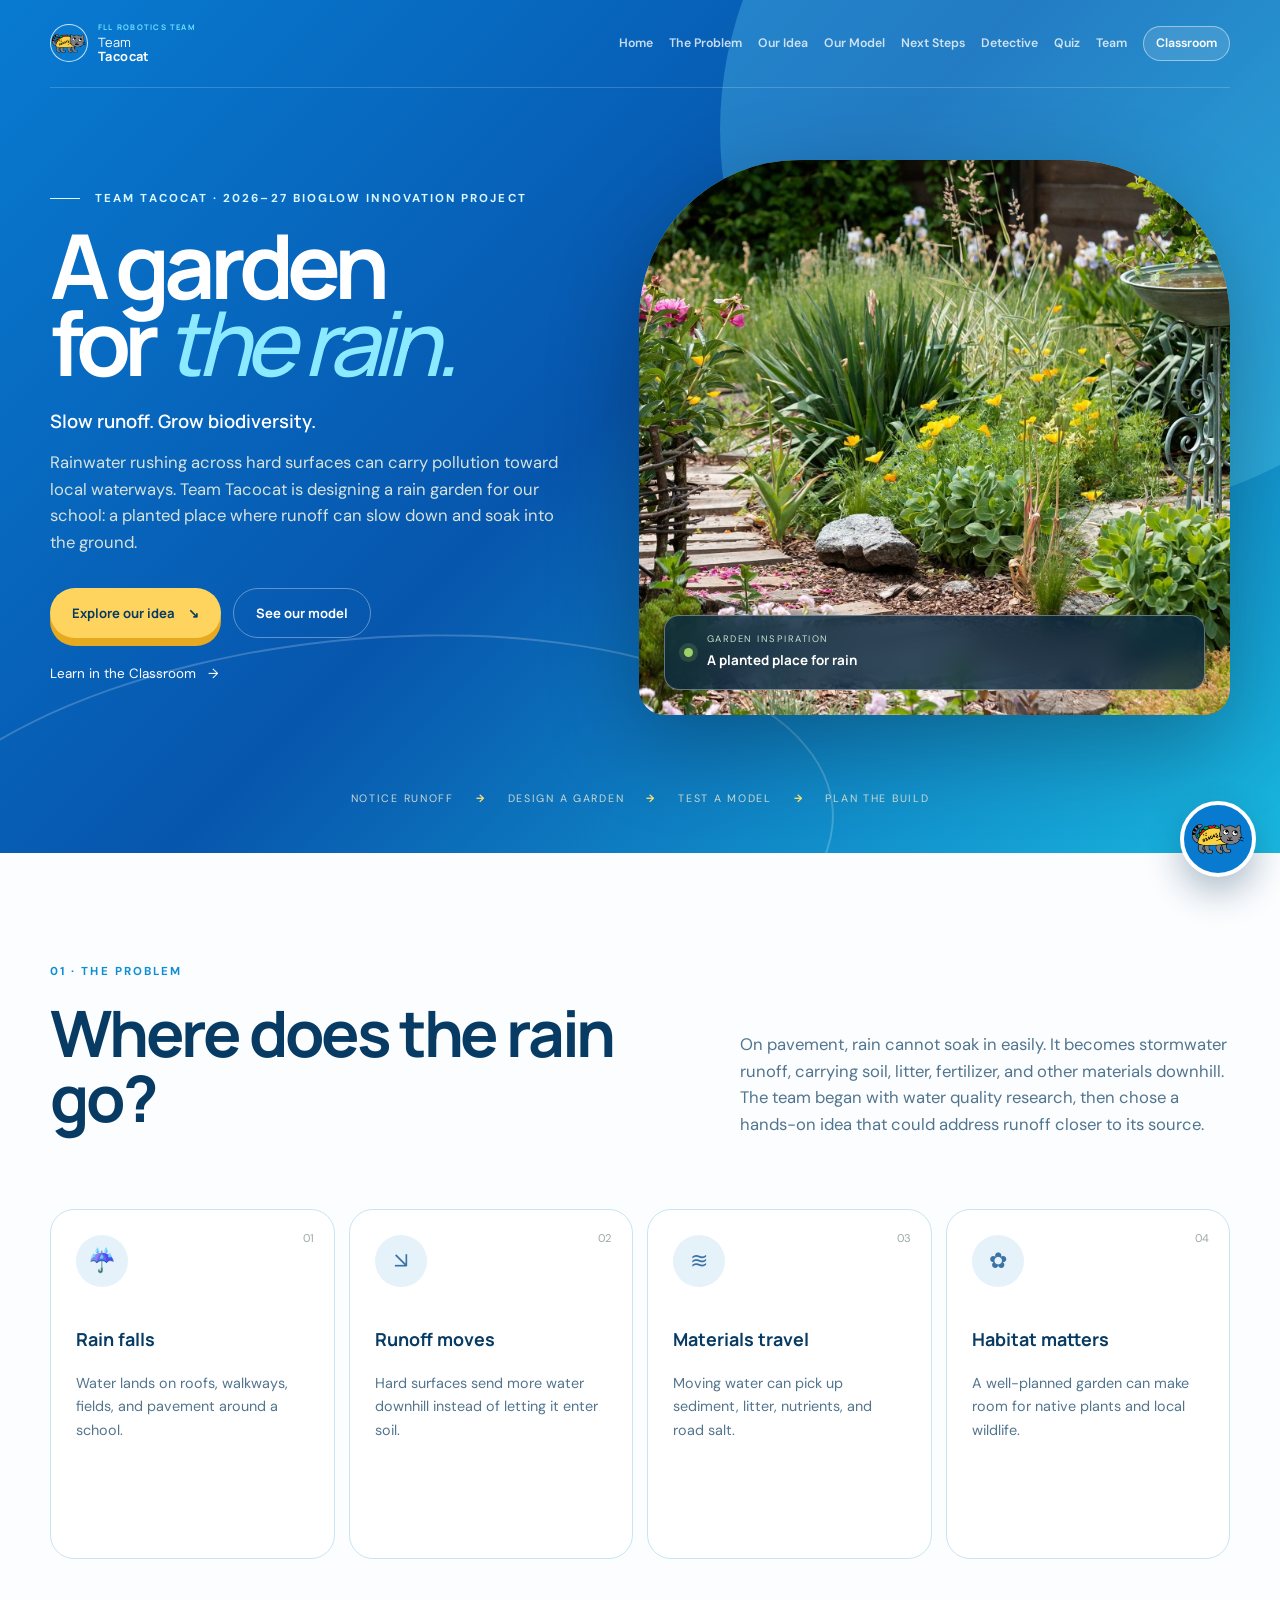
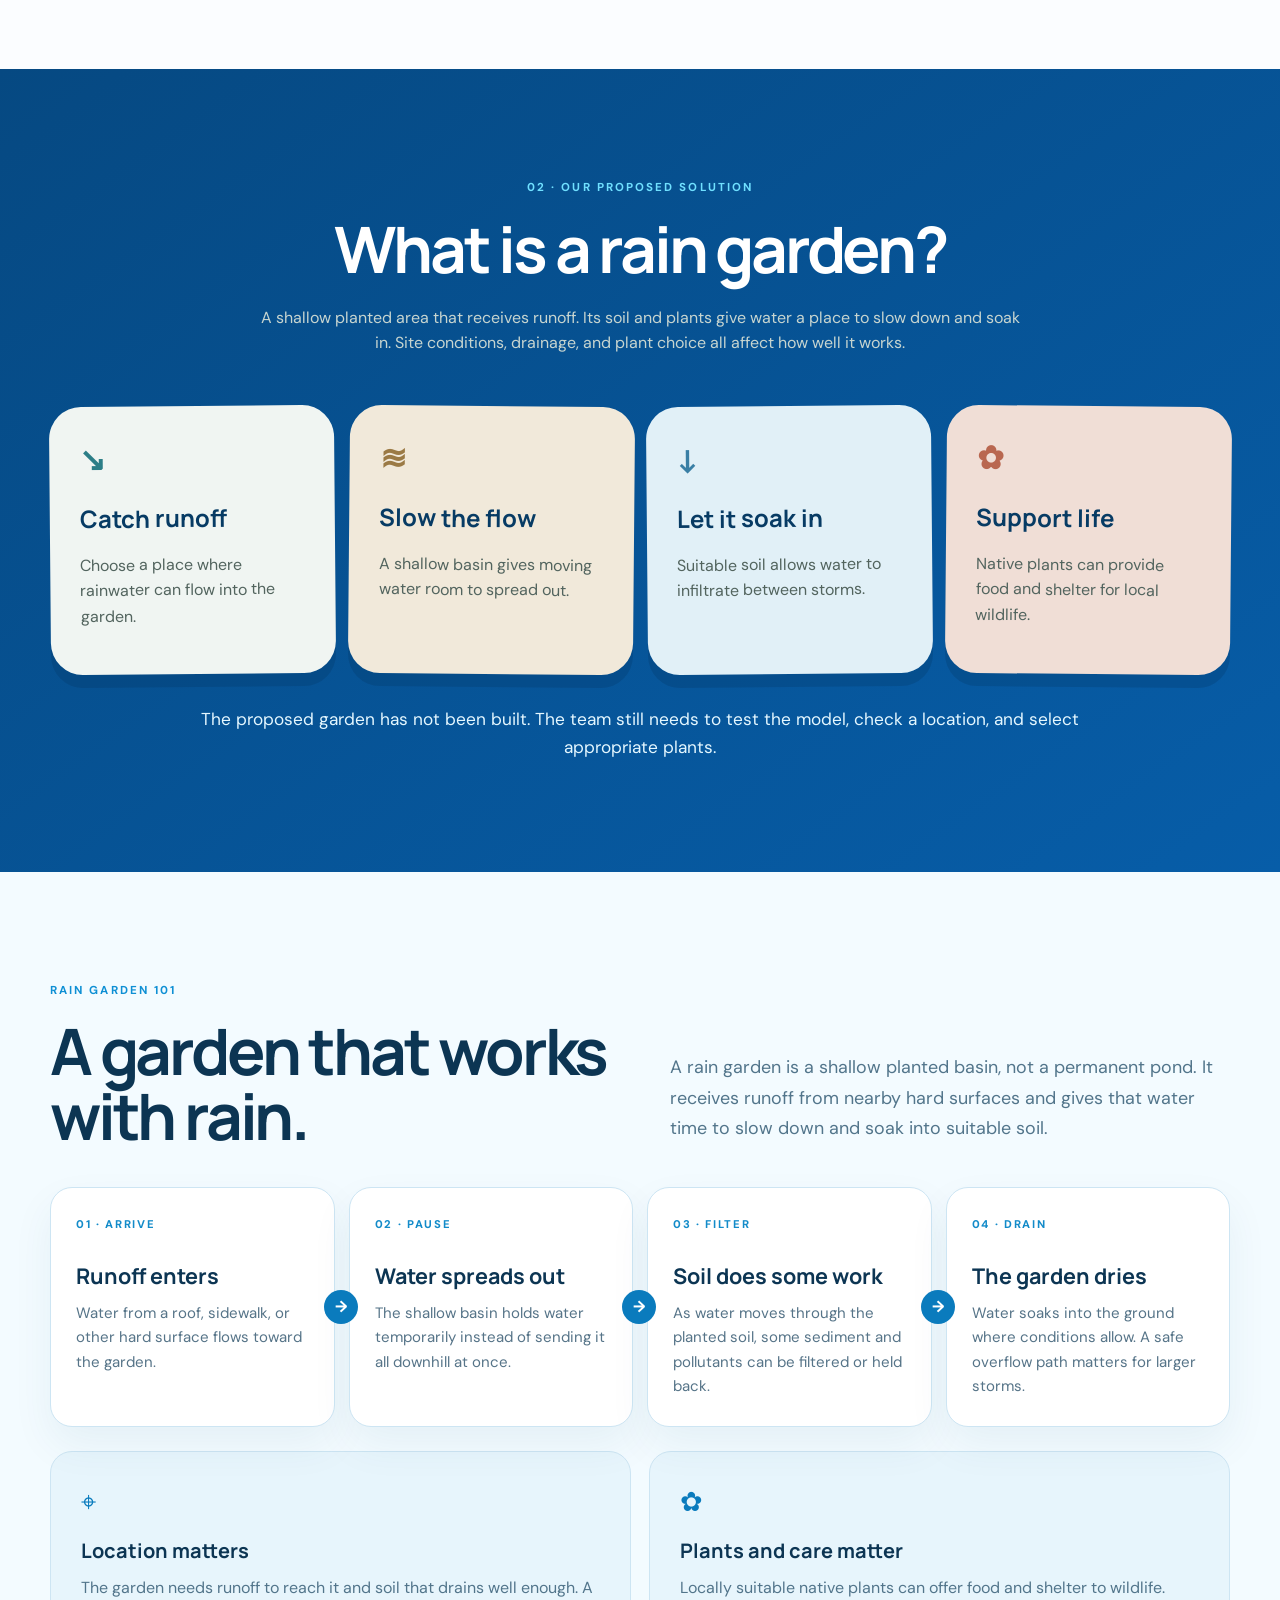
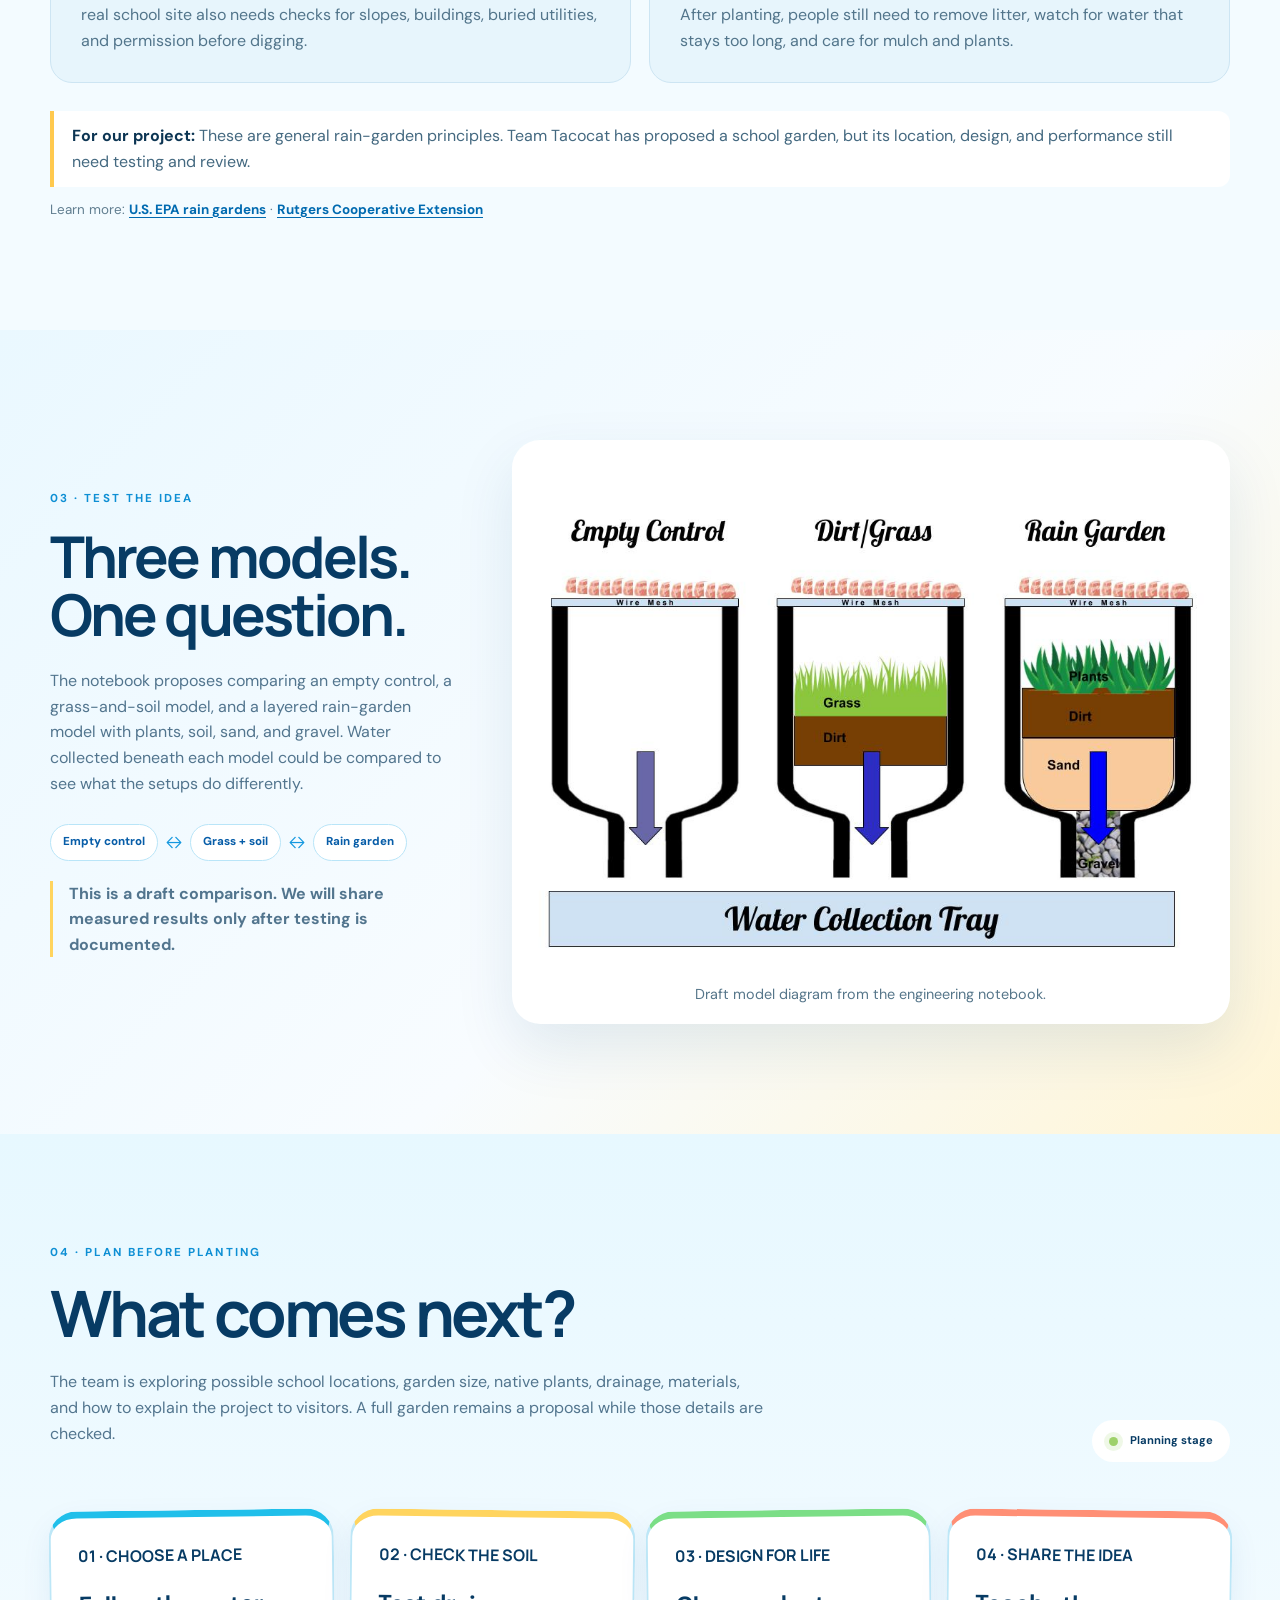
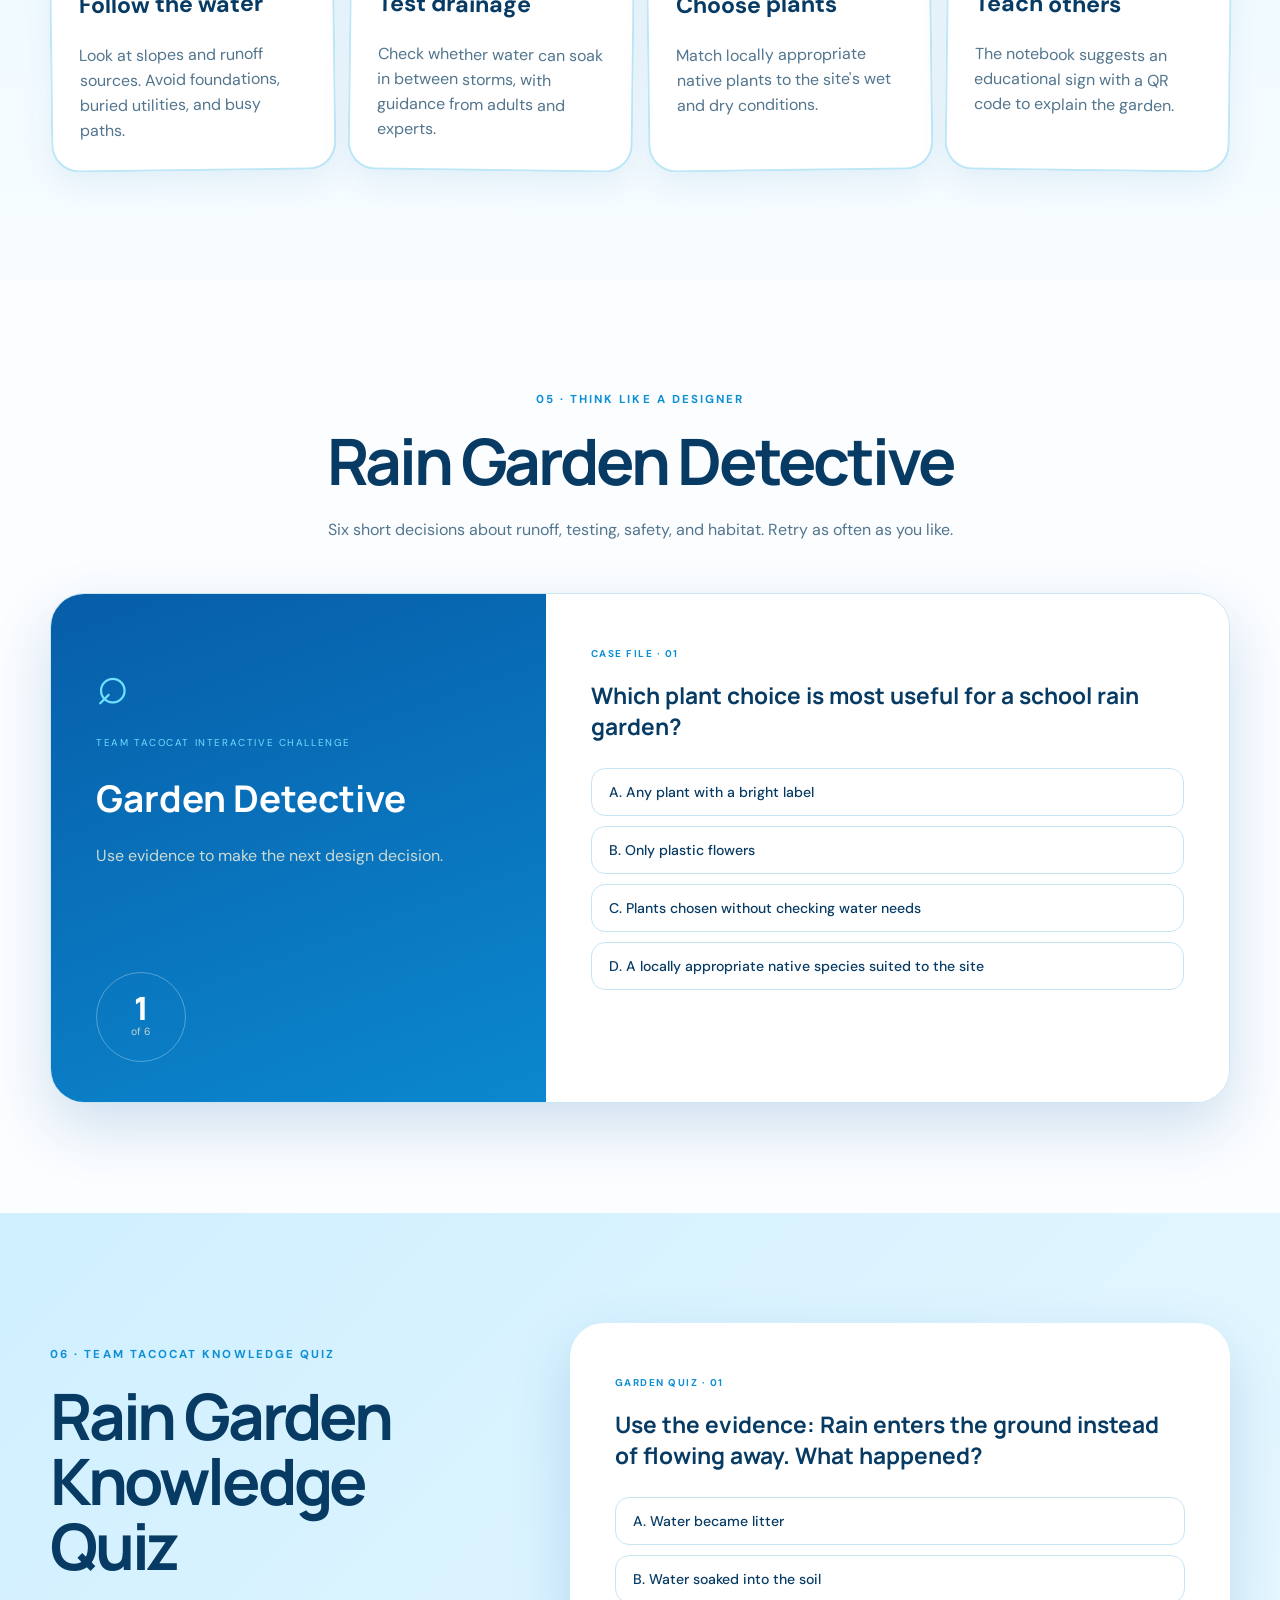
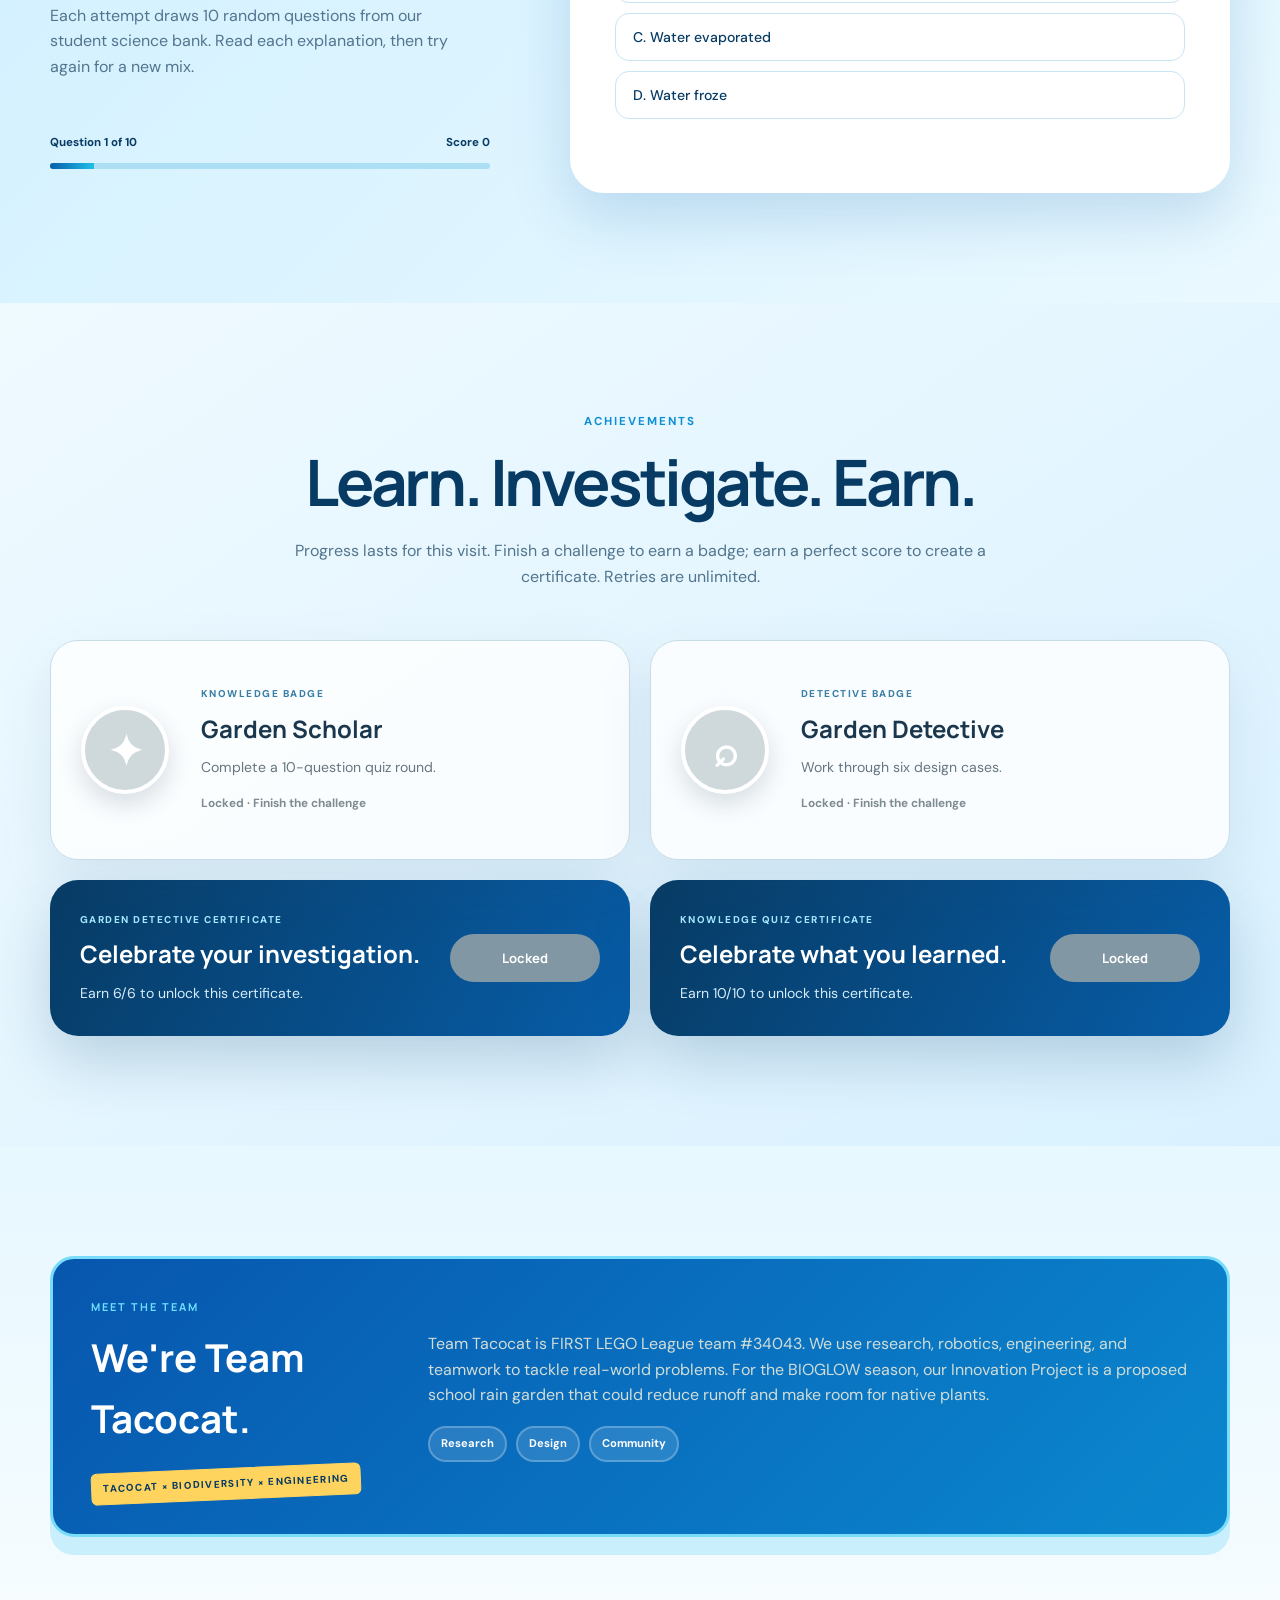
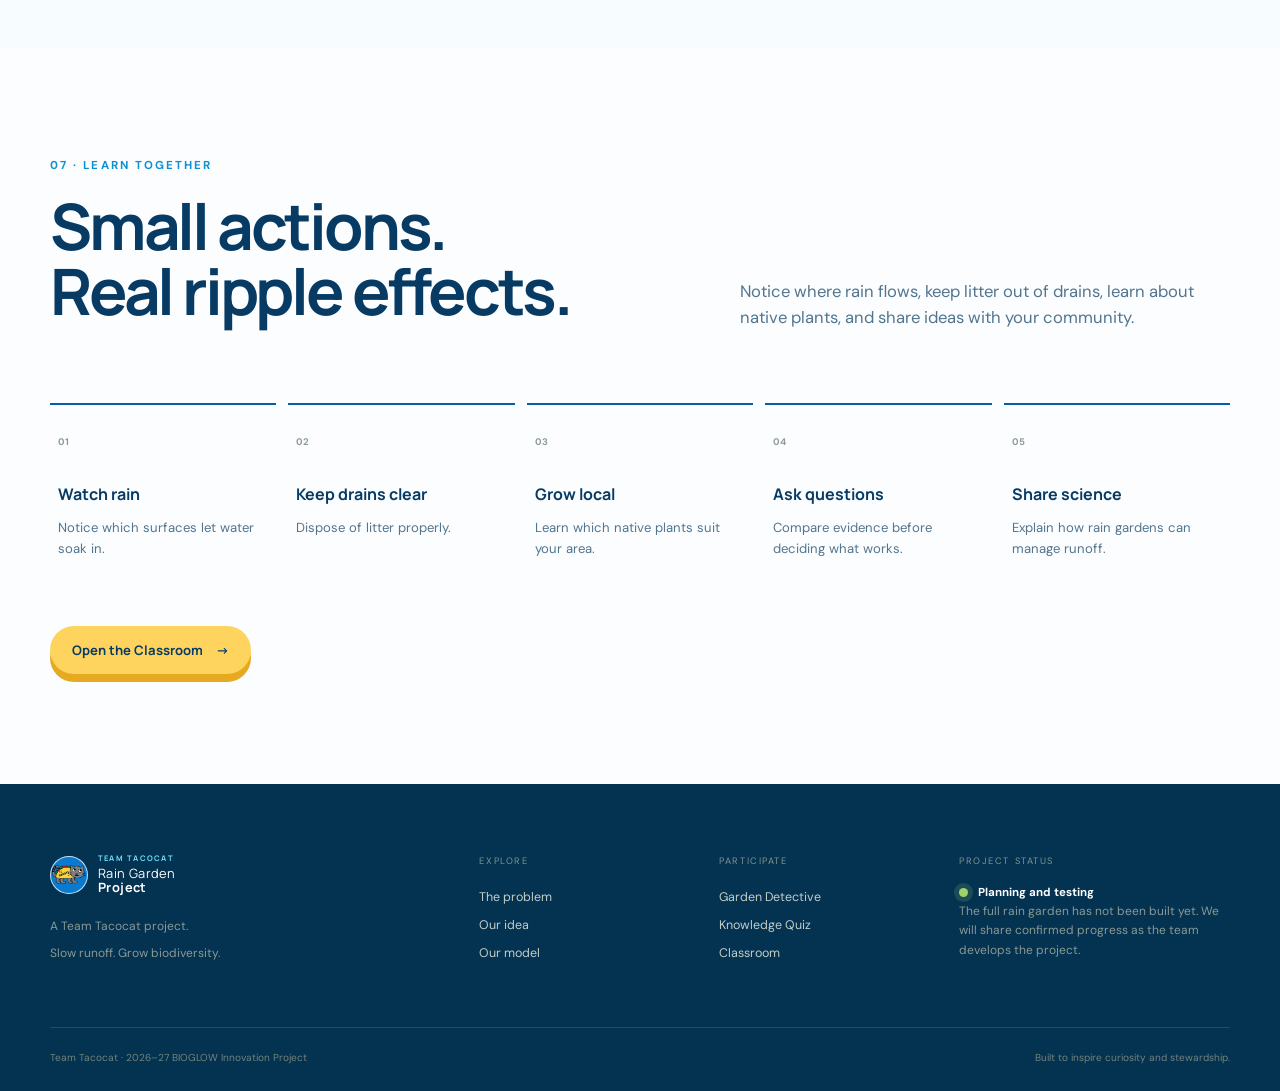
<file: index.html>
<!doctype html>
<html lang="en">
<head>
<meta charset="utf-8"><meta name="viewport" content="width=device-width,initial-scale=1"><meta name="theme-color" content="#075da8">
<meta name="description" content="Team Tacocat's BIOGLOW Innovation Project explores a school rain garden that could slow stormwater runoff and support biodiversity.">
<meta name="apple-mobile-web-app-capable" content="yes"><meta name="apple-mobile-web-app-title" content="Team Tacocat">
<title>Rain Garden Project | Team Tacocat</title>
<link rel="preconnect" href="https://fonts.googleapis.com"><link rel="preconnect" href="https://fonts.gstatic.com" crossorigin>
<link href="https://fonts.googleapis.com/css2?family=DM+Sans:wght@400;500;600;700&family=Manrope:wght@500;600;700;800&display=swap" rel="stylesheet">
<link rel="icon" href="assets/pwa-icon-192.png"><link rel="manifest" href="manifest.webmanifest"><link rel="apple-touch-icon" href="assets/pwa-icon-192.png">
<link rel="stylesheet" href="styles.css?v=10"><link rel="stylesheet" href="rain-garden.css?v=5"><link rel="stylesheet" href="tacochat.css?v=10">
</head>
<body><a class="skip" href="#main">Skip to content</a>
<header class="site-header" id="home"><nav class="nav wrap" aria-label="Primary navigation"><a class="brand" href="#home"><span class="brand-mark brand-mascot"><img src="assets/tacocat-right.png" alt=""></span><span><small>FLL ROBOTICS TEAM</small>Team<br><b>Tacocat</b></span></a><button class="menu-toggle" type="button" aria-expanded="false" aria-controls="nav-links"><span></span><span></span><span></span><span class="sr-only">Open menu</span></button><div class="nav-links" id="nav-links"><a href="#home">Home</a><a href="#problem">The Problem</a><a href="#solution">Our Idea</a><a href="#experiment">Our Model</a><a href="#plan">Next Steps</a><a href="#detective">Detective</a><a href="#quiz">Quiz</a><a href="#team">Team</a><a class="classroom-open" href="classroom.html">Classroom</a><button class="pwa-install" id="pwa-install" type="button" hidden>Install app</button></div></nav></header>
<main id="main">
<section class="hero section-pad"><div class="hero-glow"></div><div class="wrap hero-grid"><div class="hero-copy reveal"><div class="eyebrow"><span></span> TEAM TACOCAT · 2026–27 BIOGLOW INNOVATION PROJECT</div><h1>A garden<br>for <em>the rain.</em></h1><p class="hero-tag">Slow runoff. Grow biodiversity.</p><p class="hero-text">Rainwater rushing across hard surfaces can carry pollution toward local waterways. Team Tacocat is designing a rain garden for our school: a planted place where runoff can slow down and soak into the ground.</p><div class="hero-actions"><a class="button primary" href="#solution">Explore our idea <span>↘</span></a><a class="button ghost" href="#experiment">See our model</a></div><a class="text-link" href="classroom.html">Learn in the Classroom <span>→</span></a></div><div class="hero-visual reveal delay-1"><div class="photo-frame garden-hero-photo"><img src="assets/garden-inspiration.webp" alt="Flowering garden with a stone path, plants, and a birdbath" fetchpriority="high"><div class="visual-label"><span class="pulse"></span><div><small>GARDEN INSPIRATION</small><strong>A planted place for rain</strong></div></div></div></div></div><div class="story-strip wrap" role="img" aria-label="Project steps"><span>Notice runoff</span><b>→</b><span>Design a garden</span><b>→</b><span>Test a model</span><b>→</b><span>Plan the build</span></div></section>
<section class="section-pad protect" id="problem"><div class="wrap"><div class="section-head split reveal"><div><div class="kicker">01 · THE PROBLEM</div><h2>Where does the rain go?</h2></div><p>On pavement, rain cannot soak in easily. It becomes stormwater runoff, carrying soil, litter, fertilizer, and other materials downhill. The team began with water quality research, then chose a hands-on idea that could address runoff closer to its source.</p></div><div class="benefit-grid garden-facts"><article class="benefit"><div class="icon-circle">☔</div><span>01</span><h3>Rain falls</h3><p>Water lands on roofs, walkways, fields, and pavement around a school.</p></article><article class="benefit"><div class="icon-circle">↘</div><span>02</span><h3>Runoff moves</h3><p>Hard surfaces send more water downhill instead of letting it enter soil.</p></article><article class="benefit"><div class="icon-circle">≋</div><span>03</span><h3>Materials travel</h3><p>Moving water can pick up sediment, litter, nutrients, and road salt.</p></article><article class="benefit"><div class="icon-circle">✿</div><span>04</span><h3>Habitat matters</h3><p>A well-planned garden can make room for native plants and local wildlife.</p></article></div></div></section>
<section class="section-pad quality" id="solution"><div class="wrap"><div class="section-head centered reveal"><div class="kicker light">02 · OUR PROPOSED SOLUTION</div><h2>What is a rain garden?</h2><p>A shallow planted area that receives runoff. Its soil and plants give water a place to slow down and soak in. Site conditions, drainage, and plant choice all affect how well it works.</p></div><div class="quality-grid garden-steps"><article class="quality-card" data-color="blue"><div class="quality-top"><span class="quality-symbol">↘</span></div><h3>Catch runoff</h3><p>Choose a place where rainwater can flow into the garden.</p></article><article class="quality-card" data-color="sand"><div class="quality-top"><span class="quality-symbol">≋</span></div><h3>Slow the flow</h3><p>A shallow basin gives moving water room to spread out.</p></article><article class="quality-card" data-color="green"><div class="quality-top"><span class="quality-symbol">↓</span></div><h3>Let it soak in</h3><p>Suitable soil allows water to infiltrate between storms.</p></article><article class="quality-card" data-color="coral"><div class="quality-top"><span class="quality-symbol">✿</span></div><h3>Support life</h3><p>Native plants can provide food and shelter for local wildlife.</p></article></div><p class="garden-caution">The proposed garden has not been built. The team still needs to test the model, check a location, and select appropriate plants.</p></div></section>
<section class="section-pad garden-guide" id="garden-guide" aria-labelledby="garden-guide-title"><div class="wrap"><div class="garden-guide-head"><div><div class="kicker">RAIN GARDEN 101</div><h2 id="garden-guide-title">A garden that works with rain.</h2></div><p>A rain garden is a shallow planted basin, not a permanent pond. It receives runoff from nearby hard surfaces and gives that water time to slow down and soak into suitable soil.</p></div><ol class="garden-guide-steps"><li><span>01 · ARRIVE</span><h3>Runoff enters</h3><p>Water from a roof, sidewalk, or other hard surface flows toward the garden.</p></li><li><span>02 · PAUSE</span><h3>Water spreads out</h3><p>The shallow basin holds water temporarily instead of sending it all downhill at once.</p></li><li><span>03 · FILTER</span><h3>Soil does some work</h3><p>As water moves through the planted soil, some sediment and pollutants can be filtered or held back.</p></li><li><span>04 · DRAIN</span><h3>The garden dries</h3><p>Water soaks into the ground where conditions allow. A safe overflow path matters for larger storms.</p></li></ol><div class="garden-guide-details"><article><div class="garden-guide-symbol">⌖</div><h3>Location matters</h3><p>The garden needs runoff to reach it and soil that drains well enough. A real school site also needs checks for slopes, buildings, buried utilities, and permission before digging.</p></article><article><div class="garden-guide-symbol">✿</div><h3>Plants and care matter</h3><p>Locally suitable native plants can offer food and shelter to wildlife. After planting, people still need to remove litter, watch for water that stays too long, and care for mulch and plants.</p></article></div><p class="garden-guide-limit"><strong>For our project:</strong> These are general rain-garden principles. Team Tacocat has proposed a school garden, but its location, design, and performance still need testing and review.</p><p class="garden-guide-sources">Learn more: <a href="https://www.epa.gov/green-infrastructure/types-green-infrastructure" target="_blank" rel="noopener noreferrer">U.S. EPA rain gardens</a> · <a href="https://camden.njaes.rutgers.edu/enr/rain-gardens/" target="_blank" rel="noopener noreferrer">Rutgers Cooperative Extension</a></p></div></section>
<section class="section-pad runoff-story" id="experiment"><div class="wrap runoff-layout"><div class="runoff-copy reveal"><div class="kicker">03 · TEST THE IDEA</div><h2>Three models. One question.</h2><p>The notebook proposes comparing an empty control, a grass-and-soil model, and a layered rain-garden model with plants, soil, sand, and gravel. Water collected beneath each model could be compared to see what the setups do differently.</p><div class="runoff-facts" role="img" aria-label="Three proposed model setups"><span>Empty control</span><i>↔</i><span>Grass + soil</span><i>↔</i><span>Rain garden</span></div><p class="runoff-note">This is a draft comparison. We will share measured results only after testing is documented.</p></div><figure class="model-figure reveal delay-1"><img src="assets/rain-garden-model.jpg" alt="Draft diagram comparing an empty control, grass and soil, and a layered rain garden"><figcaption>Draft model diagram from the engineering notebook.</figcaption></figure></div></section>
<section class="section-pad monitoring" id="plan"><div class="wrap"><div class="monitor-head reveal"><div><div class="kicker">04 · PLAN BEFORE PLANTING</div><h2>What comes next?</h2><p>The team is exploring possible school locations, garden size, native plants, drainage, materials, and how to explain the project to visitors. A full garden remains a proposal while those details are checked.</p></div><span class="dev-badge"><i></i> Planning stage</span></div><div class="monitor-grid garden-plan-grid"><article class="sensor-card"><span>01 · CHOOSE A PLACE</span><strong>Follow the water</strong><small>Look at slopes and runoff sources. Avoid foundations, buried utilities, and busy paths.</small></article><article class="sensor-card"><span>02 · CHECK THE SOIL</span><strong>Test drainage</strong><small>Check whether water can soak in between storms, with guidance from adults and experts.</small></article><article class="sensor-card"><span>03 · DESIGN FOR LIFE</span><strong>Choose plants</strong><small>Match locally appropriate native plants to the site's wet and dry conditions.</small></article><article class="sensor-card"><span>04 · SHARE THE IDEA</span><strong>Teach others</strong><small>The notebook suggests an educational sign with a QR code to explain the garden.</small></article></div></div></section>
<section class="section-pad games" id="detective"><div class="wrap"><div class="section-head centered reveal"><div class="kicker">05 · THINK LIKE A DESIGNER</div><h2>Rain Garden Detective</h2><p>Six short decisions about runoff, testing, safety, and habitat. Retry as often as you like.</p></div><div class="game-shell"><div class="game-intro"><div class="detective-mark">⌕</div><span>TEAM TACOCAT INTERACTIVE CHALLENGE</span><h3>Garden Detective</h3><p>Use evidence to make the next design decision.</p><div class="score-ring"><span id="detective-number">1</span><small id="detective-total">of 6</small></div></div><div class="game-panel" id="detective-game"></div></div></div></section>
<section class="section-pad quiz-section" id="quiz"><div class="wrap quiz-layout"><div class="quiz-copy reveal"><div class="kicker">06 · TEAM TACOCAT KNOWLEDGE QUIZ</div><h2>Rain Garden<br>Knowledge Quiz</h2><p>Each attempt draws 10 random questions from our student science bank. Read each explanation, then try again for a new mix.</p><div class="quiz-progress"><div><span id="quiz-label">Question 1 of 10</span><b id="quiz-score-label">Score 0</b></div><div class="track"><i id="quiz-bar"></i></div></div></div><div class="quiz-card" id="knowledge-game"></div></div></section>
<section class="section-pad achievements" id="achievements"><div class="wrap"><div class="section-head centered"><div class="kicker">ACHIEVEMENTS</div><h2>Learn. Investigate. Earn.</h2><p>Progress lasts for this visit. Finish a challenge to earn a badge; earn a perfect score to create a certificate. Retries are unlimited.</p></div><div class="achievement-grid"><article class="achievement-card" data-achievement="knowledge"><div class="achievement-emblem">✦</div><div><span>KNOWLEDGE BADGE</span><h3>Garden Scholar</h3><p>Complete a 10-question quiz round.</p><strong class="achievement-status">Locked · Finish the quiz</strong></div></article><article class="achievement-card" data-achievement="detective"><div class="achievement-emblem">⌕</div><div><span>DETECTIVE BADGE</span><h3>Garden Detective</h3><p>Work through six design cases.</p><strong class="achievement-status">Locked · Finish every case</strong></div></article><article class="certificate-unlock"><div><span>GARDEN DETECTIVE CERTIFICATE</span><h3>Celebrate your investigation.</h3><p id="certificate-status-detective">Earn 6/6 to unlock.</p></div><button class="button certificate-button" id="open-certificate-detective" data-certificate="detective" type="button" disabled>Locked</button></article><article class="certificate-unlock"><div><span>KNOWLEDGE QUIZ CERTIFICATE</span><h3>Celebrate what you learned.</h3><p id="certificate-status-knowledge">Earn 10/10 to unlock.</p></div><button class="button certificate-button" id="open-certificate-knowledge" data-certificate="knowledge" type="button" disabled>Locked</button></article></div></div></section>
<section class="section-pad monitoring" id="team"><div class="wrap"><div class="team-intro"><div><span class="team-label">MEET THE TEAM</span><h3>We're Team Tacocat.</h3><span class="tacocat-stamp">TACOCAT × BIODIVERSITY × ENGINEERING</span></div><div><p>Team Tacocat is FIRST LEGO League team #34043. We use research, robotics, engineering, and teamwork to tackle real-world problems. For the BIOGLOW season, our Innovation Project is a proposed school rain garden that could reduce runoff and make room for native plants.</p><div class="team-values"><span>Research</span><span>Design</span><span>Community</span></div></div></div></div></section>
<section class="section-pad involved" id="involved"><div class="wrap"><div class="section-head split"><div><div class="kicker">07 · LEARN TOGETHER</div><h2>Small actions.<br>Real ripple effects.</h2></div><p>Notice where rain flows, keep litter out of drains, learn about native plants, and share ideas with your community.</p></div><div class="actions-grid"><article><b>01</b><h3>Watch rain</h3><p>Notice which surfaces let water soak in.</p></article><article><b>02</b><h3>Keep drains clear</h3><p>Dispose of litter properly.</p></article><article><b>03</b><h3>Grow local</h3><p>Learn which native plants suit your area.</p></article><article><b>04</b><h3>Ask questions</h3><p>Compare evidence before deciding what works.</p></article><article><b>05</b><h3>Share science</h3><p>Explain how rain gardens can manage runoff.</p></article></div><a class="button primary" href="classroom.html">Open the Classroom <span>→</span></a></div></section>
</main>
<aside class="tacochat" id="tacochat-panel" role="dialog" aria-modal="true" aria-label="TacoChat" hidden><header class="tacochat-header"><span class="tacochat-avatar"><img src="assets/tacocat-right.png" alt=""></span><div><strong>TacoChat</strong></div><button class="tacochat-speak-toggle" id="tacochat-speak-toggle" type="button" aria-label="Read TacoChat answers aloud" aria-pressed="false" title="Read answers aloud">🔈</button><button class="tacochat-close" type="button" aria-label="Close TacoChat">×</button></header><div class="tacochat-messages" id="tacochat-messages" aria-live="polite"><div class="tacochat-empty" id="tacochat-empty"><div class="tacochat-meow">Meow!</div><img src="assets/tacocat-right.png" alt="Team Tacocat mascot"><h2>Hello</h2><p>Ask anything to begin</p><div class="tacochat-suggestions" role="group" aria-label="Suggested questions"><button type="button" data-question="What is a rain garden?">What is a rain garden?</button><button type="button" data-question="Tell me about Team Tacocat">Tell me about Team Tacocat</button><button type="button" data-question="How does a rain garden help biodiversity?">How does a rain garden help biodiversity?</button><button type="button" data-question="What is your project plan?">What is your project plan?</button></div></div></div><form class="tacochat-form" id="tacochat-form"><label class="sr-only" for="tacochat-input">Write your message</label><button class="tacochat-mic" id="tacochat-mic" type="button" aria-label="Ask with your voice" aria-pressed="false" title="Ask with your voice"><span aria-hidden="true">🎙</span></button><input id="tacochat-input" name="message" type="text" maxlength="300" autocomplete="off" placeholder="Write Your Message..."><button type="submit" aria-label="Send message"><span>➜</span></button></form></aside><button class="tacochat-launcher" id="tacochat-launcher" type="button" aria-label="Open TacoChat" aria-expanded="false" aria-controls="tacochat-panel"><img src="assets/tacocat-right.png" alt=""><span>Chat with TacoChat</span></button>
<dialog class="certificate-dialog" id="certificate-dialog" aria-labelledby="certificate-title"><div class="certificate-controls"><label>Name on certificate<input id="certificate-name" type="text" maxlength="60" autocomplete="name" placeholder="Enter your name"></label><button class="button primary" id="print-certificate" type="button" disabled>Print or save PDF</button><button class="certificate-close" type="button" aria-label="Close certificate">×</button></div><article class="certificate-sheet" id="certificate-sheet"><header><img src="assets/tacocat-right.png" alt=""><div><span>TEAM TACOCAT · FLL TEAM #34043</span><strong>Rain Garden Project</strong></div></header><div class="certificate-mark" id="certificate-mark">✿</div><p class="certificate-overline">CERTIFICATE OF COMPLETION</p><h2 id="certificate-title">Rain Garden Detective</h2><p class="certificate-presented">This certificate is proudly presented to</p><div class="certificate-recipient" id="certificate-recipient">Your Name</div><p class="certificate-copy" id="certificate-copy"></p><div class="certificate-footer"><div><span id="certificate-date"></span><b>Date completed</b></div><div class="certificate-seal"><span id="certificate-score">6/6</span><small id="certificate-seal-label">CASES<br>COMPLETE</small></div><div><span>Team Tacocat</span><b>FLL Robotics Team #34043</b></div></div></article></dialog>
<footer><div class="wrap footer-grid"><div><a class="brand footer-brand" href="#home"><span class="brand-mark brand-mascot"><img src="assets/tacocat-right.png" alt=""></span><span><small>TEAM TACOCAT</small>Rain Garden<br><b>Project</b></span></a><p class="footer-project-copy"><span>A Team Tacocat project.</span><span>Slow runoff. Grow biodiversity.</span></p></div><div><span>EXPLORE</span><a href="#problem">The problem</a><a href="#solution">Our idea</a><a href="#experiment">Our model</a></div><div><span>PARTICIPATE</span><a href="#detective">Garden Detective</a><a href="#quiz">Knowledge Quiz</a><a href="classroom.html">Classroom</a></div><div class="footer-note"><span>PROJECT STATUS</span><b><i></i> Planning and testing</b><p>The full rain garden has not been built yet. We will share confirmed progress as the team develops the project.</p></div></div><div class="wrap footer-bottom"><span>Team Tacocat · 2026–27 BIOGLOW Innovation Project</span><span>Built to inspire curiosity and stewardship.</span></div></footer>
<script src="question-bank.js?v=3"></script><script src="rain-garden.js?v=1"></script><script src="tacochat.js?v=25"></script>
</body></html>
</file>
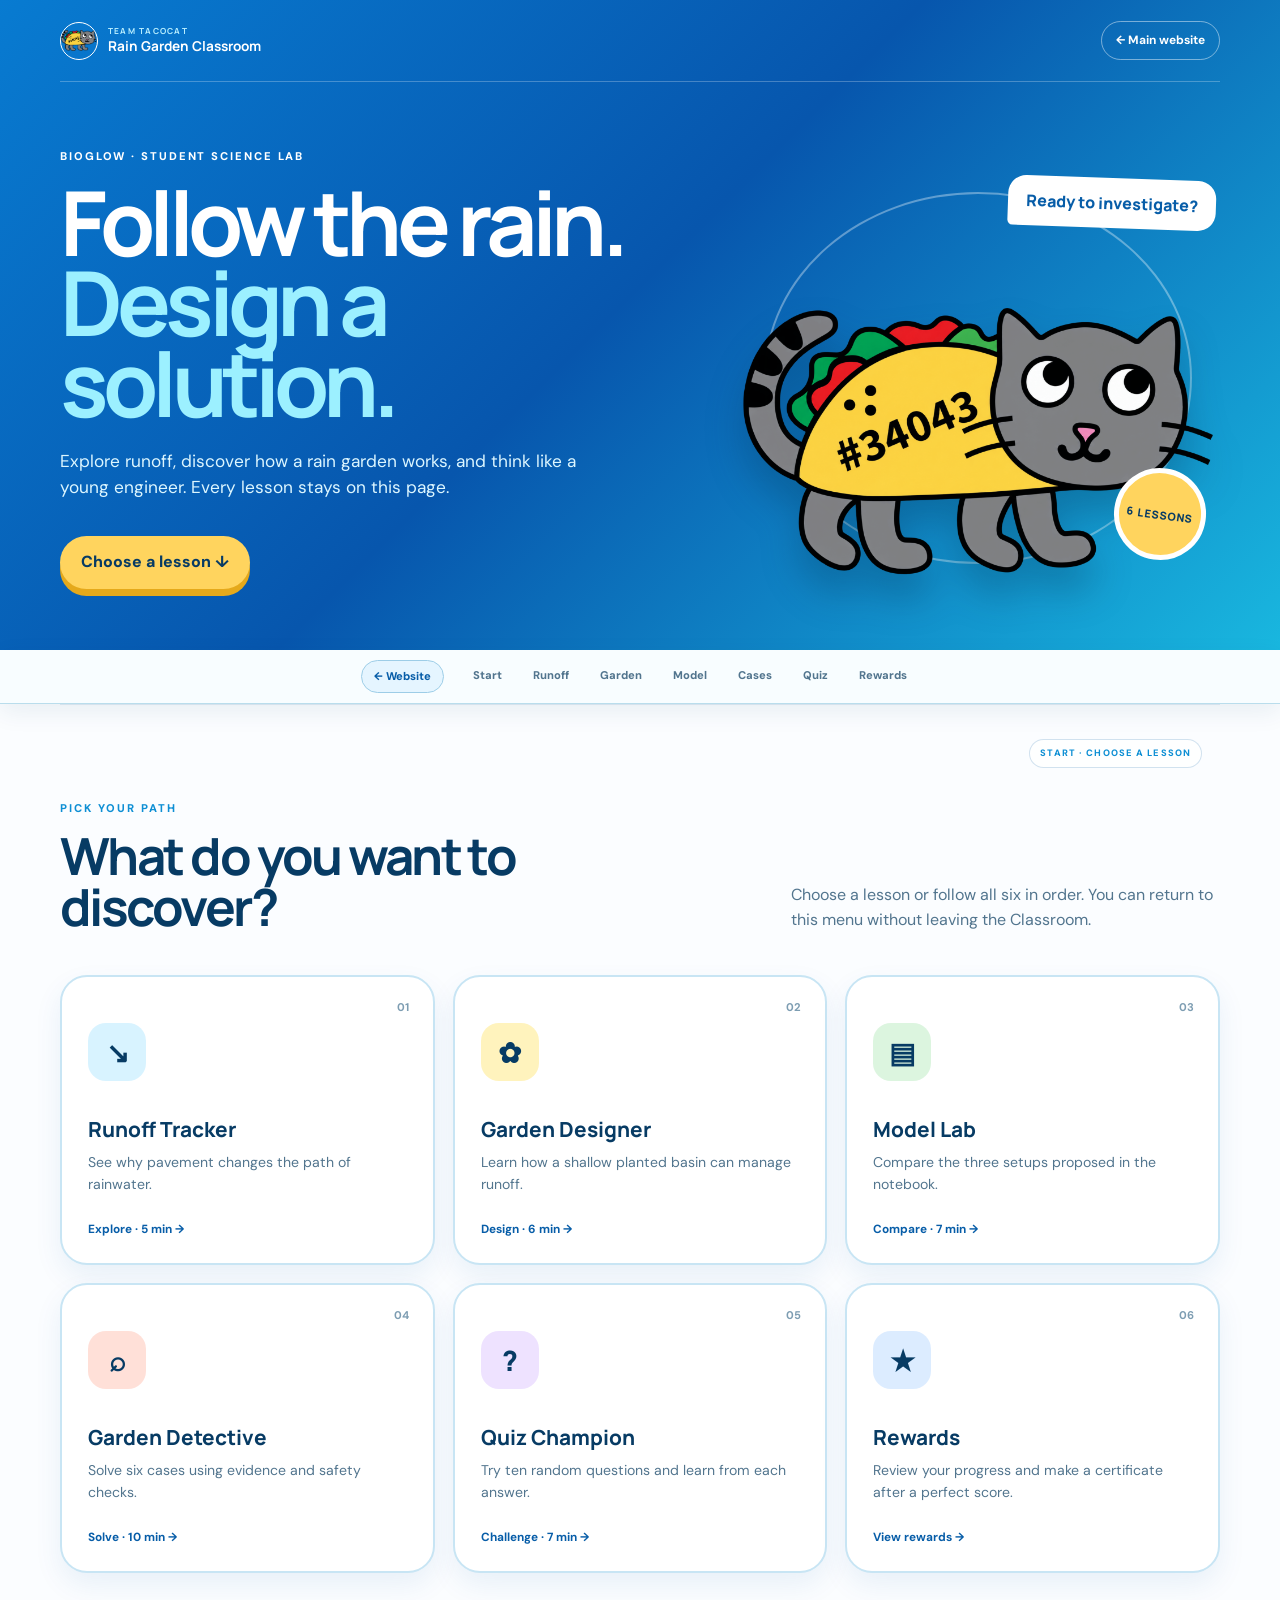
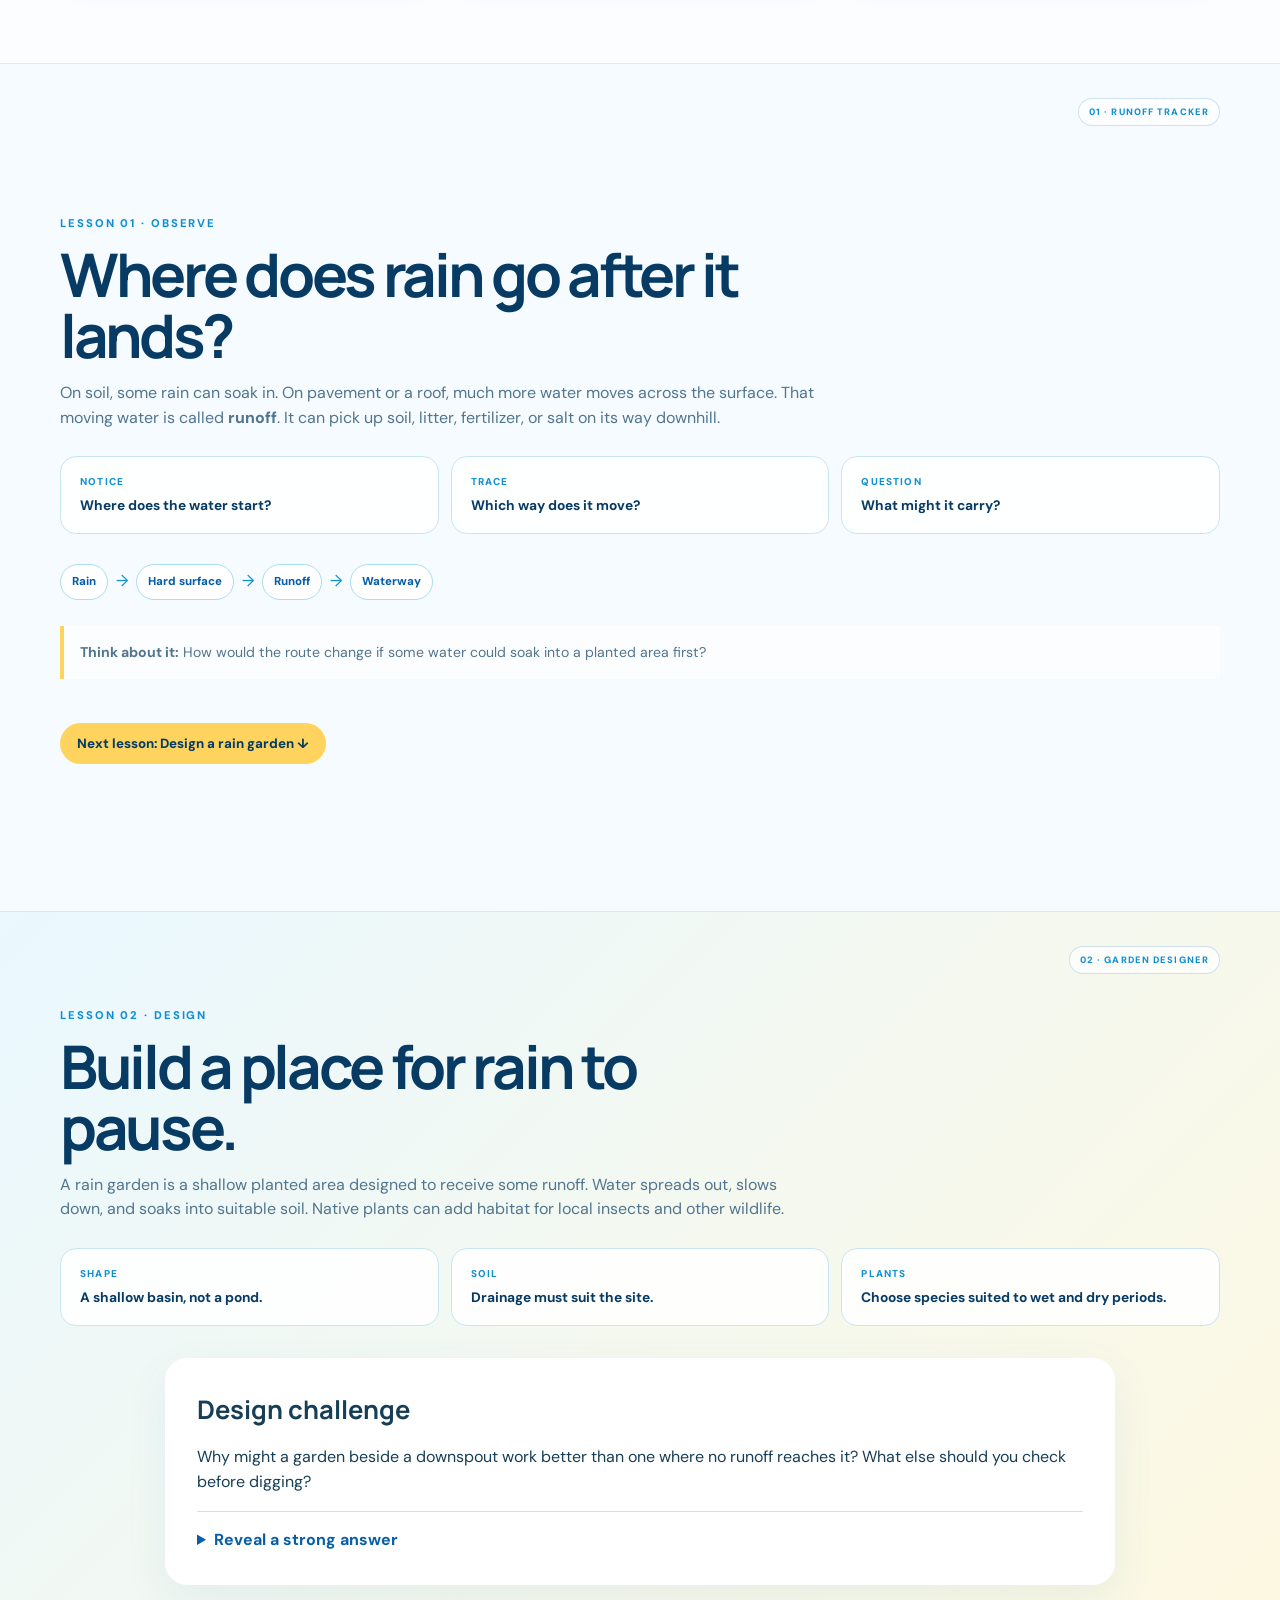
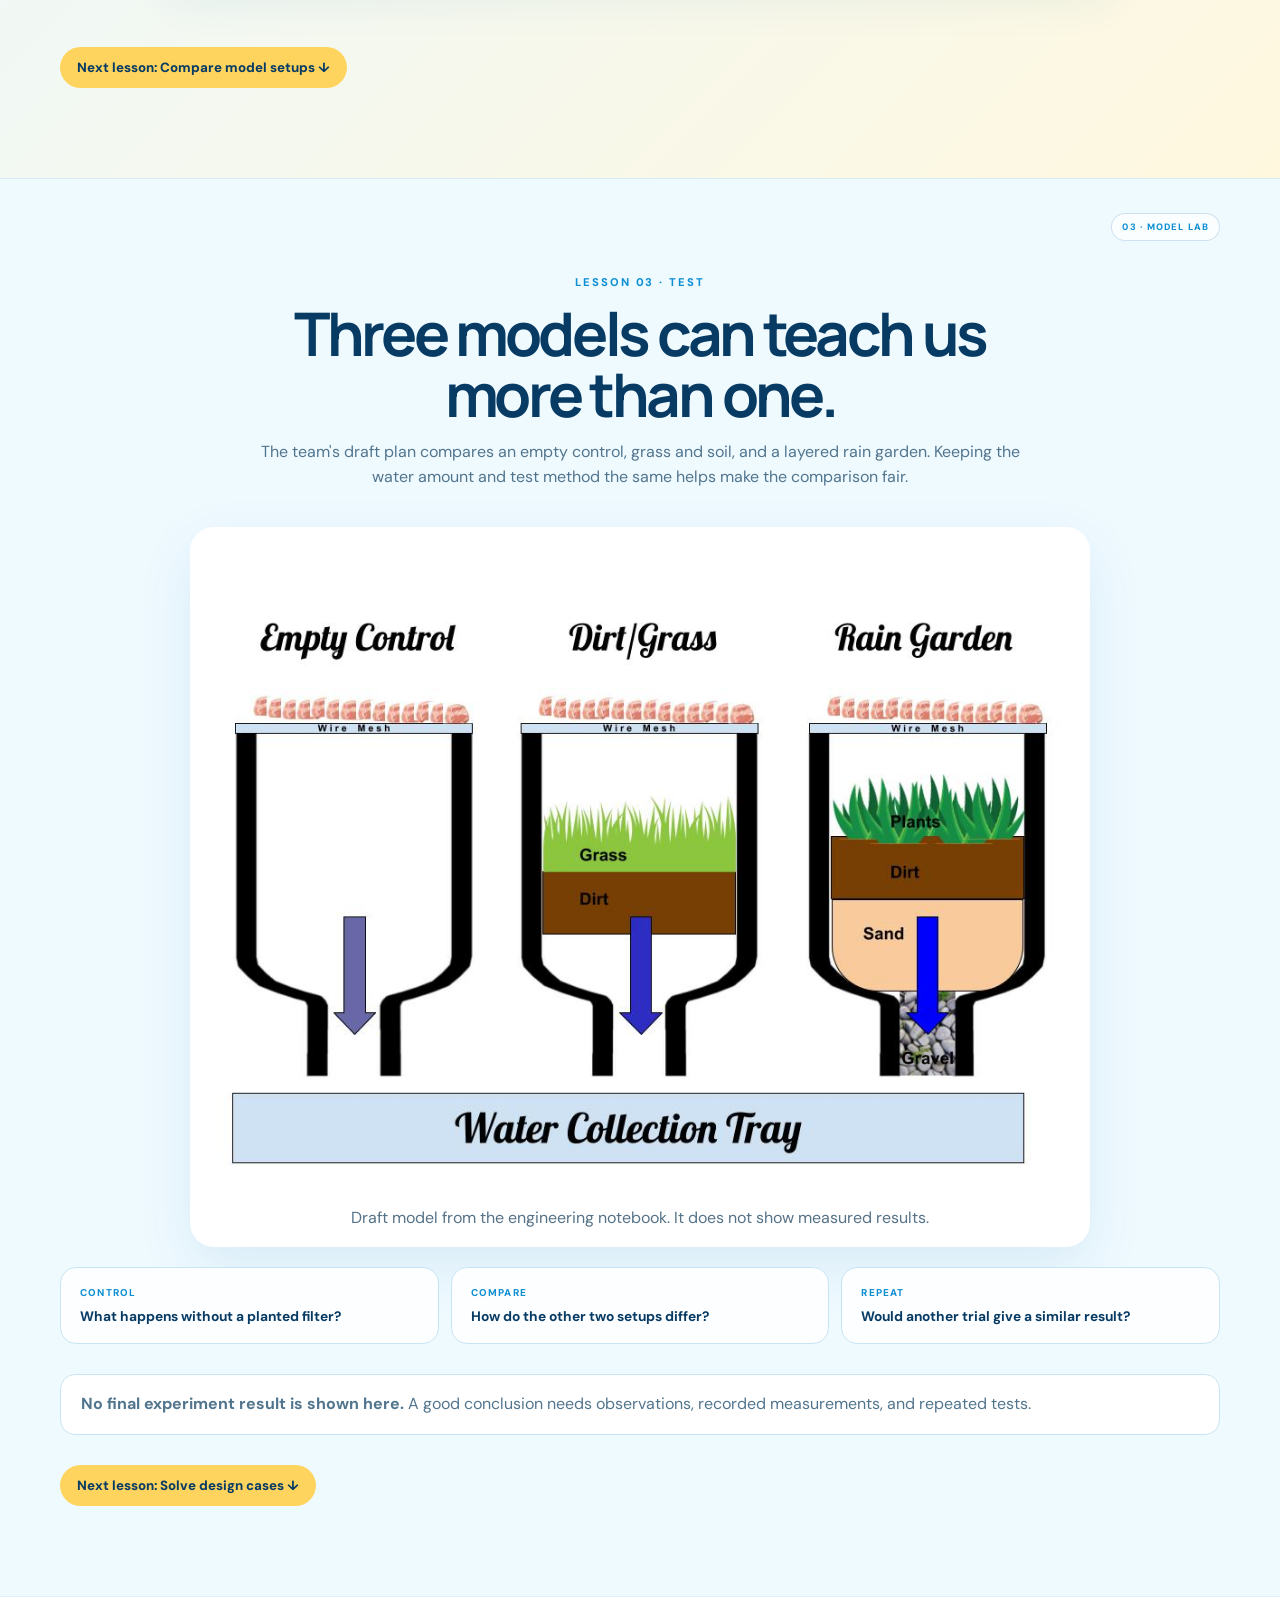
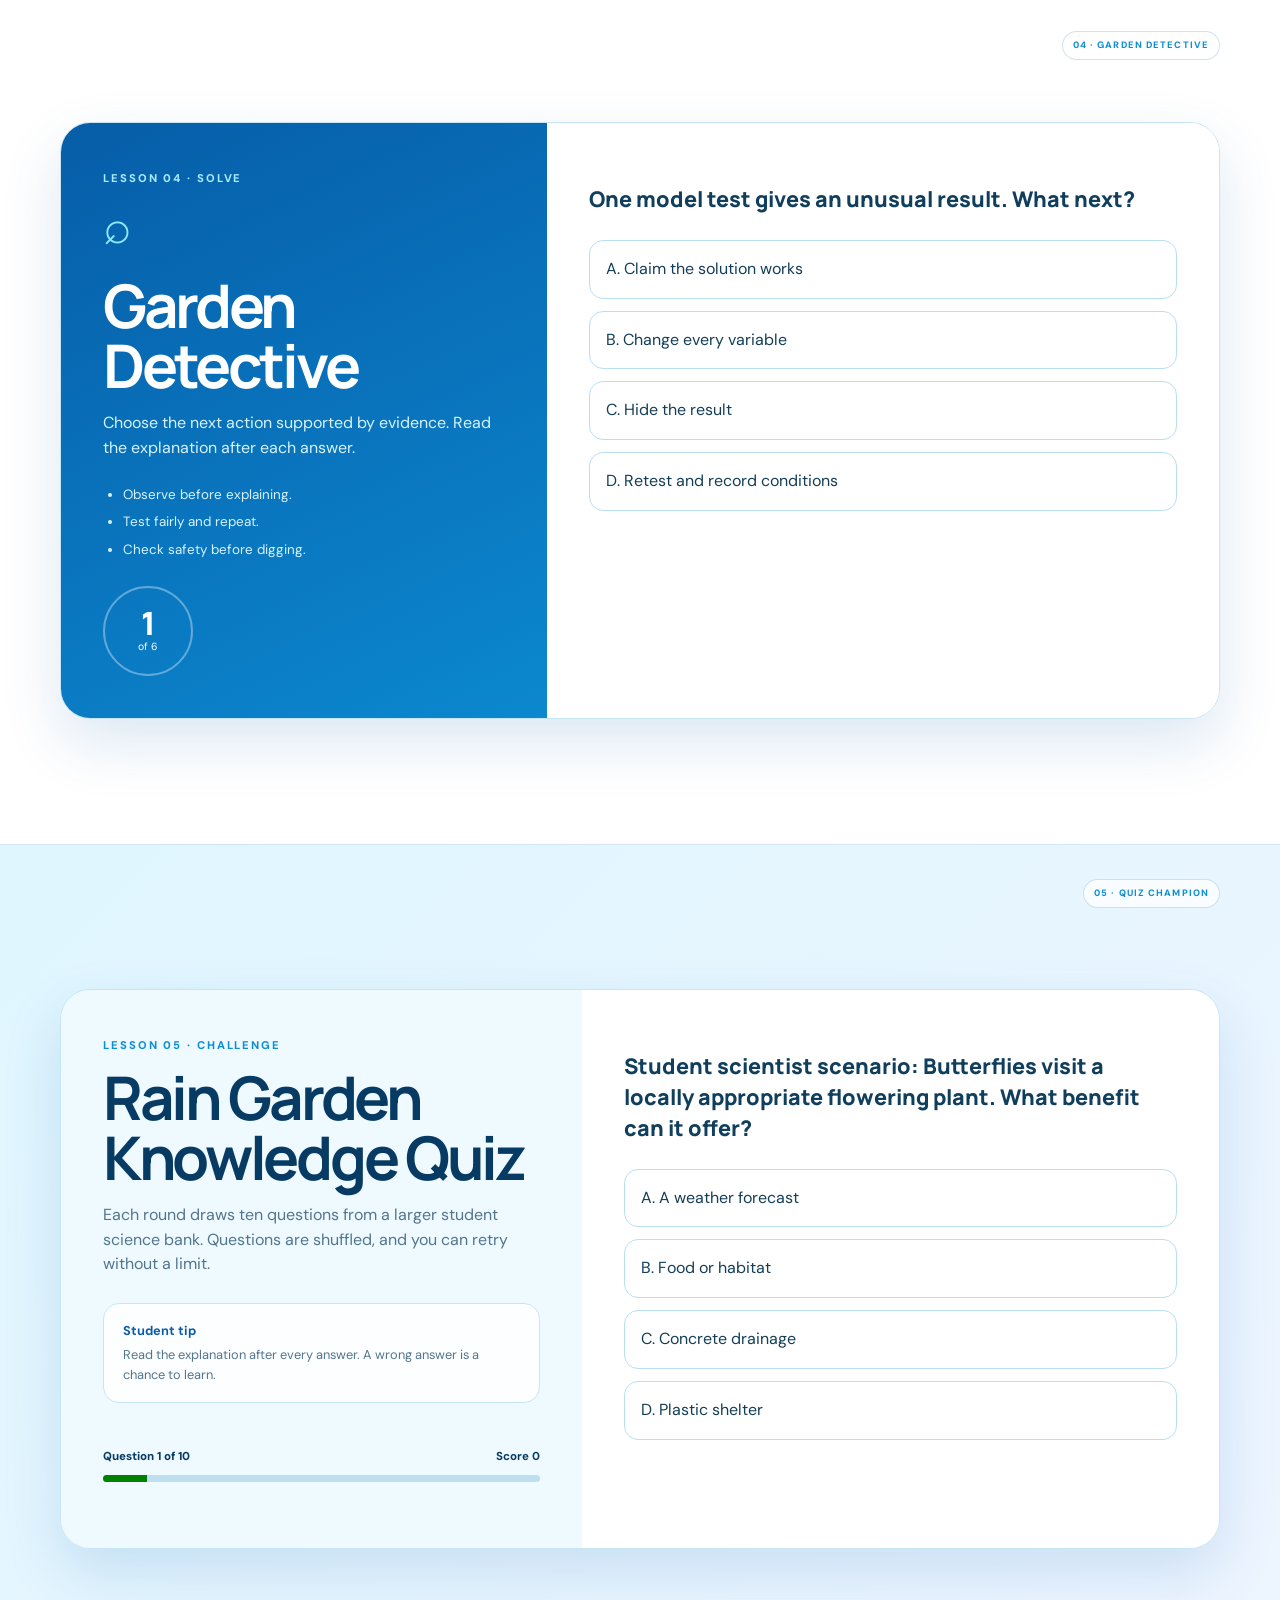
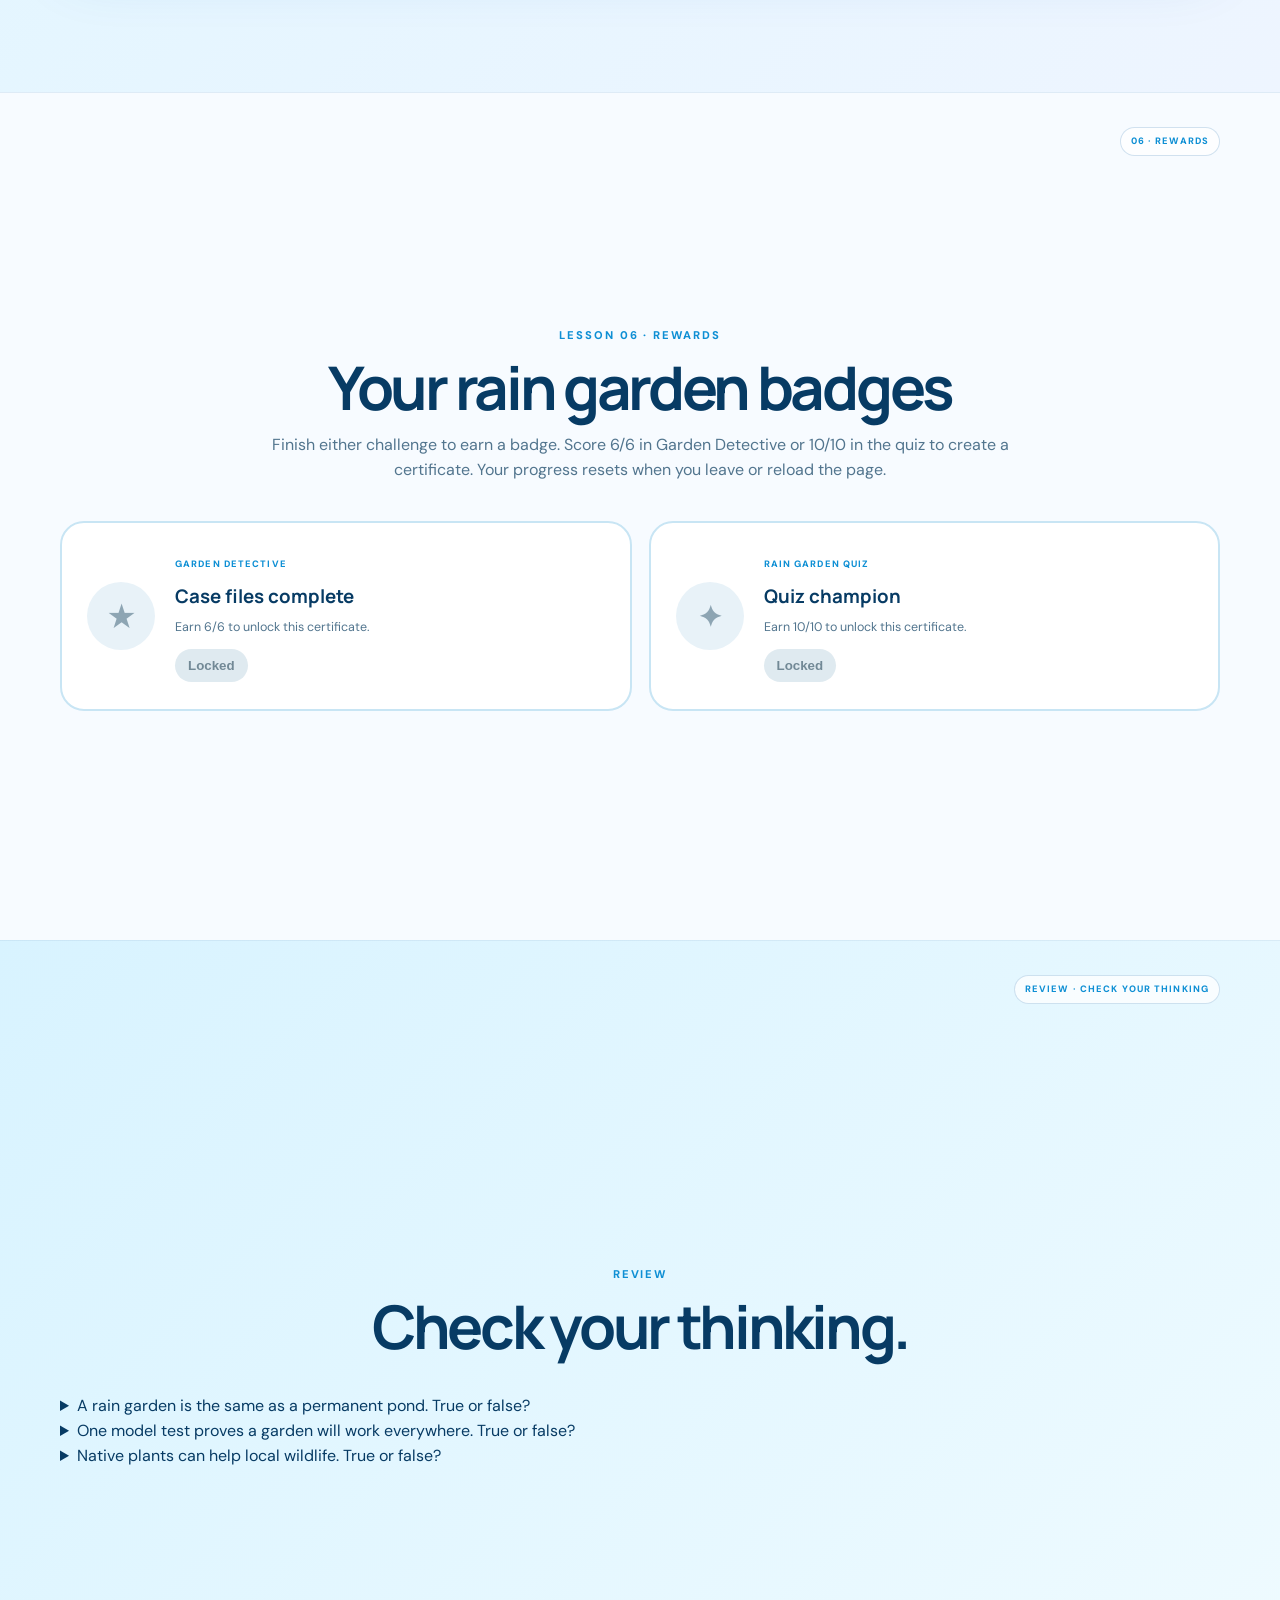
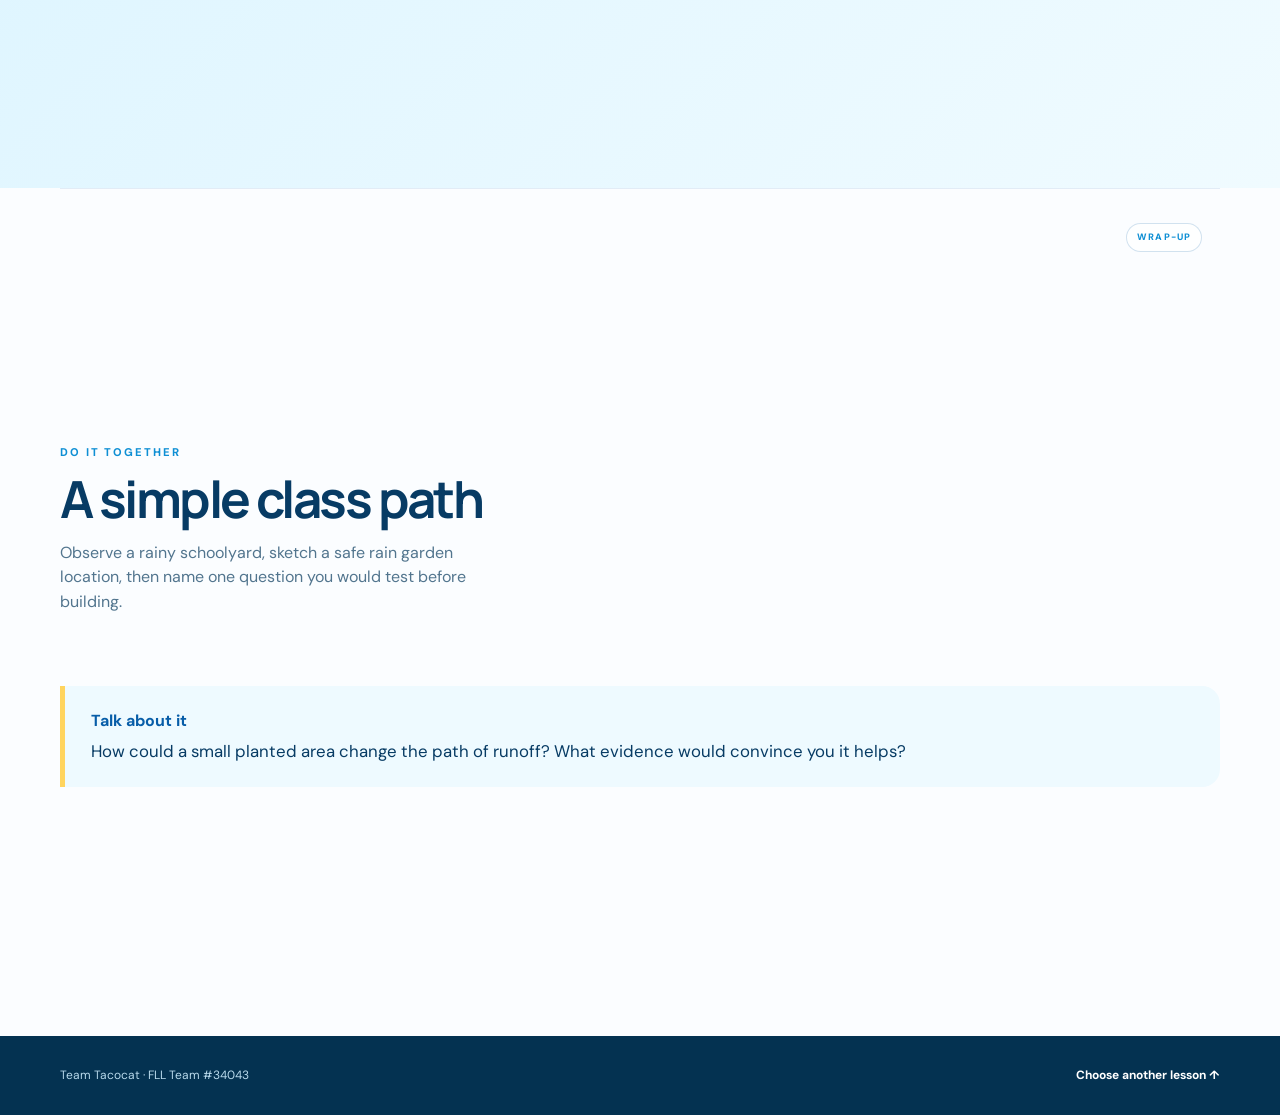
<file: classroom.html>
<!doctype html><html lang="en"><head><meta charset="utf-8"><meta name="viewport" content="width=device-width,initial-scale=1"><meta name="theme-color" content="#075da8"><meta name="description" content="Student presentation and activities about Team Tacocat's rain garden project, stormwater runoff, and biodiversity."><title>Rain Garden Classroom | Team Tacocat</title><link rel="preconnect" href="https://fonts.googleapis.com"><link rel="preconnect" href="https://fonts.gstatic.com" crossorigin><link href="https://fonts.googleapis.com/css2?family=DM+Sans:wght@400;500;600;700&family=Manrope:wght@600;700;800&display=swap" rel="stylesheet"><link rel="icon" href="assets/pwa-icon-192.png"><link rel="manifest" href="manifest.webmanifest"><link rel="stylesheet" href="classroom.css?v=6"><link rel="stylesheet" href="rain-classroom.css?v=2"></head><body>
<a class="skip" href="#missions">Skip to lessons</a><header class="classroom-header"><nav class="nav wrap" aria-label="Classroom navigation"><div class="brand"><span class="brand-mark"><img src="assets/tacocat-right.png" alt=""></span><span><small>TEAM TACOCAT</small>Rain Garden Classroom</span></div><a class="back-link" href="index.html">← Main website</a></nav><div class="hero wrap"><div class="hero-copy"><span class="eyebrow">BIOGLOW · STUDENT SCIENCE LAB</span><h1>Follow the rain.<br><em>Design a solution.</em></h1><p>Explore runoff, discover how a rain garden works, and think like a young engineer. Every lesson stays on this page.</p><a class="start-button" href="#missions">Choose a lesson ↓</a></div><div class="hero-mascot"><div class="speech">Ready to investigate?</div><img src="assets/tacocat-right.png" alt="Team Tacocat's mascot"><div class="mission-stamp">6 LESSONS</div></div></div></header>
<nav class="presentation-nav" aria-label="Classroom lessons"><a class="site-exit" href="index.html">← Website</a><a href="#missions">Start</a><a href="#mission-runoff">Runoff</a><a href="#mission-garden">Garden</a><a href="#mission-model">Model</a><a href="#mission-detective">Cases</a><a href="#mission-quiz">Quiz</a><a href="#mission-badges">Rewards</a></nav>
<main><section class="missions wrap presentation-panel" id="missions" data-slide="START · CHOOSE A LESSON"><div class="section-heading"><div><span>PICK YOUR PATH</span><h2>What do you want to discover?</h2></div><p>Choose a lesson or follow all six in order. You can return to this menu without leaving the Classroom.</p></div><div class="mission-grid"><button class="mission blue" type="button" data-mission="mission-runoff"><b>01</b><span class="mission-icon">↘</span><span class="mission-title">Runoff Tracker</span><span class="mission-description">See why pavement changes the path of rainwater.</span><strong>Explore · 5 min →</strong></button><button class="mission yellow" type="button" data-mission="mission-garden"><b>02</b><span class="mission-icon">✿</span><span class="mission-title">Garden Designer</span><span class="mission-description">Learn how a shallow planted basin can manage runoff.</span><strong>Design · 6 min →</strong></button><button class="mission green" type="button" data-mission="mission-model"><b>03</b><span class="mission-icon">▤</span><span class="mission-title">Model Lab</span><span class="mission-description">Compare the three setups proposed in the notebook.</span><strong>Compare · 7 min →</strong></button><button class="mission coral" type="button" data-mission="mission-detective"><b>04</b><span class="mission-icon">⌕</span><span class="mission-title">Garden Detective</span><span class="mission-description">Solve six cases using evidence and safety checks.</span><strong>Solve · 10 min →</strong></button><button class="mission purple" type="button" data-mission="mission-quiz"><b>05</b><span class="mission-icon">?</span><span class="mission-title">Quiz Champion</span><span class="mission-description">Try ten random questions and learn from each answer.</span><strong>Challenge · 7 min →</strong></button><button class="mission sky" type="button" data-mission="mission-badges"><b>06</b><span class="mission-icon">★</span><span class="mission-title">Rewards</span><span class="mission-description">Review your progress and make a certificate after a perfect score.</span><strong>View rewards →</strong></button></div></section>
<section class="lesson wetland-lesson presentation-panel" id="mission-runoff" data-slide="01 · RUNOFF TRACKER"><div class="wrap"><div class="lesson-head"><span>LESSON 01 · OBSERVE</span><h2>Where does rain go after it lands?</h2><p>On soil, some rain can soak in. On pavement or a roof, much more water moves across the surface. That moving water is called <strong>runoff</strong>. It can pick up soil, litter, fertilizer, or salt on its way downhill.</p></div><div class="student-brief"><div><small>NOTICE</small><strong>Where does the water start?</strong></div><div><small>TRACE</small><strong>Which way does it move?</strong></div><div><small>QUESTION</small><strong>What might it carry?</strong></div></div><div class="runoff-path" role="img" aria-label="Rain to hard surface to runoff to drain or waterway"><span>Rain</span><i>→</i><span>Hard surface</span><i>→</i><span>Runoff</span><i>→</i><span>Waterway</span></div><p class="clue-note"><strong>Think about it:</strong> How would the route change if some water could soak into a planted area first?</p><button class="next-mission" type="button" data-mission="mission-garden">Next lesson: Design a rain garden ↓</button></div></section>
<section class="lesson runoff-lesson presentation-panel" id="mission-garden" data-slide="02 · GARDEN DESIGNER"><div class="wrap"><div class="lesson-head"><span>LESSON 02 · DESIGN</span><h2>Build a place for rain to pause.</h2><p>A rain garden is a shallow planted area designed to receive some runoff. Water spreads out, slows down, and soaks into suitable soil. Native plants can add habitat for local insects and other wildlife.</p></div><div class="student-brief"><div><small>SHAPE</small><strong>A shallow basin, not a pond.</strong></div><div><small>SOIL</small><strong>Drainage must suit the site.</strong></div><div><small>PLANTS</small><strong>Choose species suited to wet and dry periods.</strong></div></div><div class="lesson-question"><h3>Design challenge</h3><p>Why might a garden beside a downspout work better than one where no runoff reaches it? What else should you check before digging?</p><details><summary>Reveal a strong answer</summary><p>The garden needs an appropriate runoff source, but its location also needs safe distance from buildings and buried utilities, suitable drainage, and enough room for people to pass.</p></details></div><button class="next-mission" type="button" data-mission="mission-model">Next lesson: Compare model setups ↓</button></div></section>
<section class="lesson sensor-lesson presentation-panel" id="mission-model" data-slide="03 · MODEL LAB"><div class="wrap"><div class="lesson-head centered"><span>LESSON 03 · TEST</span><h2>Three models can teach us more than one.</h2><p>The team's draft plan compares an empty control, grass and soil, and a layered rain garden. Keeping the water amount and test method the same helps make the comparison fair.</p></div><figure class="model-in-class"><img src="assets/rain-garden-model.jpg" alt="Draft diagram of empty control, grass and soil, and rain garden models"><figcaption>Draft model from the engineering notebook. It does not show measured results.</figcaption></figure><div class="student-brief"><div><small>CONTROL</small><strong>What happens without a planted filter?</strong></div><div><small>COMPARE</small><strong>How do the other two setups differ?</strong></div><div><small>REPEAT</small><strong>Would another trial give a similar result?</strong></div></div><p class="sensor-status"><strong>No final experiment result is shown here.</strong> A good conclusion needs observations, recorded measurements, and repeated tests.</p><button class="next-mission" type="button" data-mission="mission-detective">Next lesson: Solve design cases ↓</button></div></section>
<section class="lesson challenge-lesson presentation-panel" id="mission-detective" data-slide="04 · GARDEN DETECTIVE"><div class="wrap challenge-layout"><div class="challenge-intro"><span>LESSON 04 · SOLVE</span><div class="challenge-icon">⌕</div><h2>Garden Detective</h2><p>Choose the next action supported by evidence. Read the explanation after each answer.</p><ul class="mission-rules"><li>Observe before explaining.</li><li>Test fairly and repeat.</li><li>Check safety before digging.</li></ul><div class="score-orbit"><strong id="class-detective-number">1</strong><small>of 6</small></div></div><div class="challenge-card" id="class-detective-game"></div></div></section>
<section class="lesson quiz-lesson presentation-panel" id="mission-quiz" data-slide="05 · QUIZ CHAMPION"><div class="wrap quiz-layout"><div class="quiz-intro"><span>LESSON 05 · CHALLENGE</span><h2>Rain Garden Knowledge Quiz</h2><p>Each round draws ten questions from a larger student science bank. Questions are shuffled, and you can retry without a limit.</p><div class="quiz-tip"><strong>Student tip</strong><span>Read the explanation after every answer. A wrong answer is a chance to learn.</span></div><div class="quiz-progress"><div><span id="class-quiz-label">Question 1 of 10</span><b id="class-quiz-score">Score 0</b></div><progress id="class-quiz-progress" max="10" value="1"></progress></div></div><div class="challenge-card" id="class-knowledge-game"></div></div></section>
<section class="lesson badge-lesson presentation-panel" id="mission-badges" data-slide="06 · REWARDS"><div class="wrap"><div class="lesson-head centered"><span>LESSON 06 · REWARDS</span><h2>Your rain garden badges</h2><p>Finish either challenge to earn a badge. Score 6/6 in Garden Detective or 10/10 in the quiz to create a certificate. Your progress resets when you leave or reload the page.</p></div><div class="badge-grid"><article class="certificate-card" data-certificate="detective"><span>★</span><div><small>GARDEN DETECTIVE</small><h3>Case files complete</h3><p id="class-certificate-status-detective">Earn 6/6 to unlock this certificate.</p><button id="class-open-certificate-detective" data-certificate="detective" type="button" disabled>Locked</button></div></article><article class="certificate-card" data-certificate="knowledge"><span>✦</span><div><small>RAIN GARDEN QUIZ</small><h3>Quiz champion</h3><p id="class-certificate-status-knowledge">Earn 10/10 to unlock this certificate.</p><button id="class-open-certificate-knowledge" data-certificate="knowledge" type="button" disabled>Locked</button></div></article></div></div></section>
<section class="thinking-section presentation-panel" data-slide="REVIEW · CHECK YOUR THINKING"><div class="wrap"><div class="lesson-head centered"><span>REVIEW</span><h2>Check your thinking.</h2></div><div class="thinking-grid"><details><summary>A rain garden is the same as a permanent pond. True or false?</summary><p><strong>False.</strong> A rain garden is designed to hold water temporarily and drain between storms.</p></details><details><summary>One model test proves a garden will work everywhere. True or false?</summary><p><strong>False.</strong> A full garden depends on its location, soil, runoff, and maintenance. Repeated tests provide stronger evidence.</p></details><details><summary>Native plants can help local wildlife. True or false?</summary><p><strong>True.</strong> Species suited to the local area can provide food and shelter for wildlife.</p></details></div></div></section>
<section class="class-path wrap presentation-panel" data-slide="WRAP-UP"><div><span>DO IT TOGETHER</span><h2>A simple class path</h2><p>Observe a rainy schoolyard, sketch a safe rain garden location, then name one question you would test before building.</p></div><div class="discussion"><strong>Talk about it</strong><p>How could a small planted area change the path of runoff? What evidence would convince you it helps?</p></div></section></main>
<dialog class="class-certificate" id="class-certificate" aria-labelledby="class-certificate-title"><div class="certificate-tools"><label>Name<input id="class-certificate-name" type="text" maxlength="60" autocomplete="name" placeholder="Enter your name"></label><button id="class-print-certificate" type="button" disabled>Print or save PDF</button><button class="class-certificate-close" type="button" aria-label="Close certificate">×</button></div><article><img src="assets/tacocat-right.png" alt=""><span>TEAM TACOCAT · FLL TEAM #34043</span><p>CERTIFICATE OF COMPLETION</p><h2 id="class-certificate-title">Rain Garden Detective</h2><small>This certificate is proudly presented to</small><strong id="class-certificate-recipient">Your Name</strong><p id="class-certificate-copy"></p><div><span id="class-certificate-date"></span><b id="class-certificate-score">6/6 CASES COMPLETE</b></div></article></dialog>
<footer><div class="wrap"><span>Team Tacocat · FLL Team #34043</span><a href="#missions">Choose another lesson ↑</a></div></footer><script src="question-bank.js?v=3"></script><script src="classroom.js?v=9"></script></body></html>
</file>
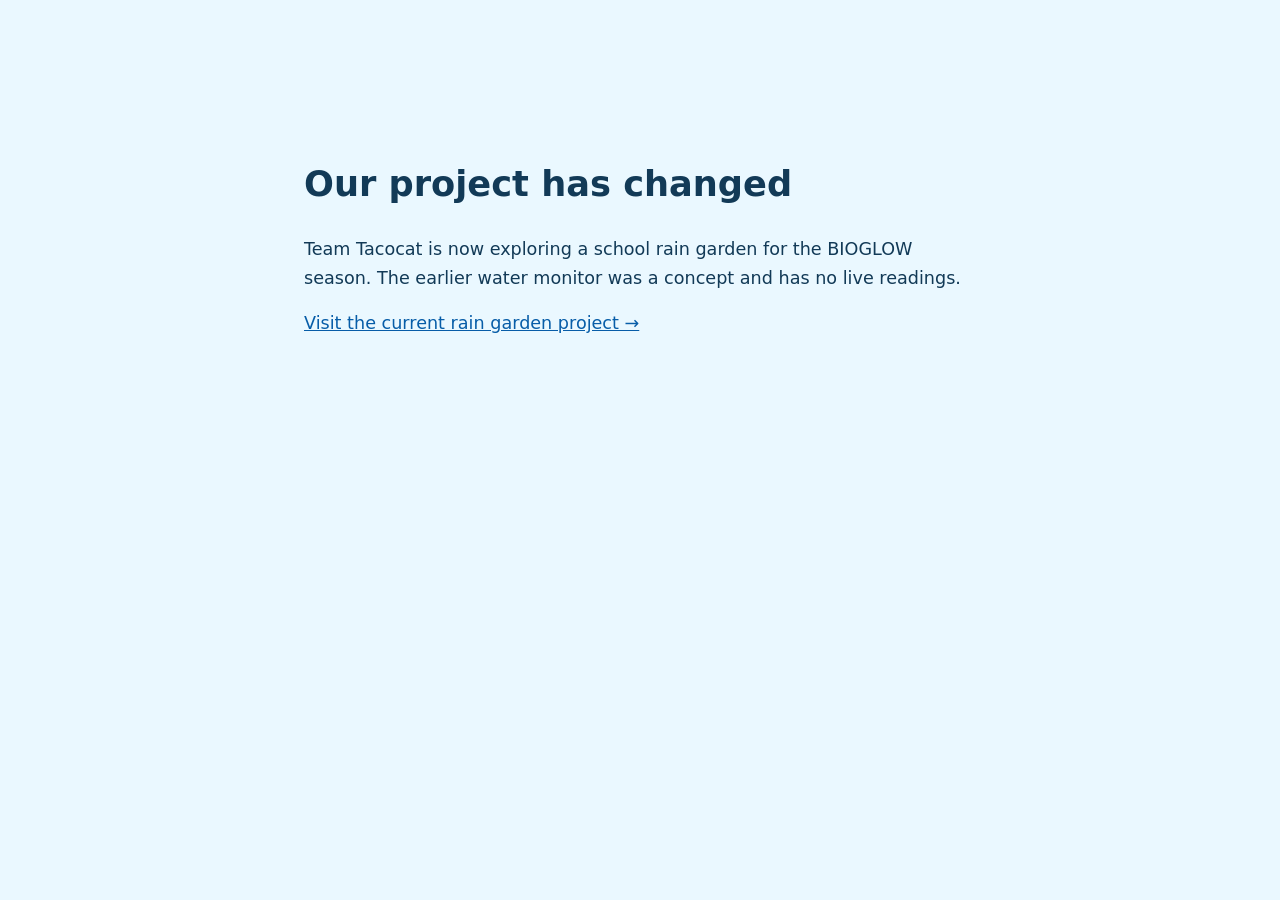
<file: water-quality-monitor.html>
<!doctype html><html lang="en"><head><meta charset="utf-8"><meta name="viewport" content="width=device-width,initial-scale=1"><meta name="robots" content="noindex"><meta http-equiv="refresh" content="5;url=./#solution"><title>Project updated | Team Tacocat</title><style>body{font:1.1rem/1.6 system-ui,sans-serif;max-width:42rem;margin:12vh auto;padding:1.5rem;color:#123a57;background:#eaf8ff}a{color:#075da8}</style></head><body><h1>Our project has changed</h1><p>Team Tacocat is now exploring a school rain garden for the BIOGLOW season. The earlier water monitor was a concept and has no live readings.</p><p><a href="./#solution">Visit the current rain garden project →</a></p></body></html>
</file>
<file: styles.css>
:root{--forest:#123b31;--deep:#0b2c25;--moss:#617b48;--leaf:#a8c875;--water:#79c6d3;--cream:#f6f3e9;--paper:#fffdf8;--ink:#16332c;--muted:#65756f;--line:#d9e1d8;--sun:#e6b967;--coral:#e58e73;--radius:24px;--shadow:0 25px 70px rgba(18,59,49,.12)}*{box-sizing:border-box}html{scroll-behavior:smooth}body{margin:0;background:var(--paper);color:var(--ink);font-family:"DM Sans",sans-serif;line-height:1.6}h1,h2,h3,p{margin-top:0}h1,h2,h3,.brand{font-family:Manrope,sans-serif}h2{font-size:clamp(2.2rem,5vw,4.3rem);line-height:1.02;letter-spacing:-.05em;margin-bottom:24px}.wrap{width:min(1180px,calc(100% - 40px));margin:auto}.section-pad{padding:110px 0}.skip{position:fixed;left:20px;top:-60px;background:white;color:var(--forest);padding:12px 18px;z-index:1000}.skip:focus{top:15px}.sr-only{position:absolute;width:1px;height:1px;overflow:hidden;clip:rect(0,0,0,0)}.site-header{position:absolute;top:0;left:0;right:0;z-index:20;color:white}.nav{height:88px;display:flex;align-items:center;justify-content:space-between;border-bottom:1px solid rgba(255,255,255,.18)}.brand{display:flex;align-items:center;gap:10px;color:inherit;text-decoration:none;font-size:.8rem;line-height:1.15;letter-spacing:.03em}.brand-mark{display:grid;place-items:center;width:38px;height:38px;border:1px solid currentColor;border-radius:50%;font-size:1.5rem}.nav-links{display:flex;align-items:center;gap:23px}.nav-links a{color:inherit;text-decoration:none;font-size:.77rem;font-weight:600;opacity:.78;transition:.2s}.nav-links a:hover{opacity:1}.menu-toggle{display:none}.hero{position:relative;min-height:800px;padding-top:160px;padding-bottom:46px;background:linear-gradient(135deg,#0d342b 0%,#173f35 55%,#335846 100%);color:white;overflow:hidden}.hero:after{content:"";position:absolute;inset:auto -10% -220px;width:75%;height:430px;border:1px solid rgba(255,255,255,.1);border-radius:50%;transform:rotate(-6deg)}.hero-glow{position:absolute;width:700px;height:700px;right:-200px;top:-250px;border-radius:50%;background:rgba(131,190,169,.16);filter:blur(3px)}.hero-grid{display:grid;grid-template-columns:.93fr 1.07fr;gap:75px;align-items:center;position:relative;z-index:2}.eyebrow,.kicker{font-size:.72rem;letter-spacing:.18em;font-weight:700;text-transform:uppercase;color:var(--moss);margin-bottom:18px}.eyebrow{color:#c9ddbd}.eyebrow span{display:inline-block;width:30px;height:1px;background:currentColor;vertical-align:middle;margin-right:10px}.hero h1{font-size:clamp(3.6rem,7vw,6.8rem);line-height:.86;letter-spacing:-.07em;margin:0 0 28px}.hero h1 em,.wildlife h2 em{font-weight:500;color:var(--leaf)}.hero-tag{font:600 1.15rem Manrope;margin-bottom:15px}.hero-text{color:#d6e2dc;max-width:600px;font-size:1.04rem}.hero-actions{display:flex;gap:12px;margin:32px 0 22px}.button{display:inline-flex;align-items:center;justify-content:center;gap:13px;border:0;border-radius:100px;padding:15px 22px;text-decoration:none;font:700 .82rem Manrope;cursor:pointer;transition:.25s}.button.primary{background:var(--leaf);color:var(--deep)}.button.primary:hover{transform:translateY(-2px);background:#badb83}.button.ghost{border:1px solid rgba(255,255,255,.35);color:white;background:transparent}.button.ghost:hover{background:rgba(255,255,255,.08)}.text-link{color:white;font-size:.84rem;text-decoration:none}.text-link span{margin-left:8px}.hero-visual{position:relative}.photo-frame{position:relative;height:555px;border-radius:160px 160px 26px 26px;overflow:hidden;box-shadow:0 30px 90px rgba(0,0,0,.28);background:linear-gradient(#9ccfc9,#416b57)}.photo-frame img{width:100%;height:100%;object-fit:cover;display:block}.fallback-art{display:none;position:absolute;inset:0;background:linear-gradient(#96c7bd 0 42%,#9bb77a 43% 55%,#40664f 56%)}.photo-frame.fallback .fallback-art{display:block}.photo-frame.fallback img{display:none}.sun{position:absolute;width:90px;height:90px;border-radius:50%;background:#f5d895;top:80px;right:90px;box-shadow:0 0 80px #fff1b2}.water-line{position:absolute;left:0;right:0;bottom:0;height:42%;background:linear-gradient(160deg,#75bac3,#244d46);clip-path:polygon(0 12%,100% 0,100% 100%,0 100%)}.reed{position:absolute;bottom:80px;width:5px;background:#273f2b;border-radius:5px}.reed:after{content:"";position:absolute;width:28px;height:12px;background:#587649;border-radius:100% 0;left:3px;top:35px}.r1{height:180px;left:18%}.r2{height:140px;left:26%}.r3{height:205px;right:14%}.visual-label{position:absolute;left:25px;right:25px;bottom:25px;padding:16px 19px;border:1px solid rgba(255,255,255,.35);border-radius:15px;background:rgba(12,48,40,.76);backdrop-filter:blur(12px);display:flex;align-items:center;gap:14px}.visual-label small{display:block;color:#c9dfd2;font-size:.59rem;letter-spacing:.16em}.visual-label strong{font-family:Manrope;font-size:.84rem}.pulse,.dev-badge i,.footer-note i{width:9px;height:9px;border-radius:50%;background:#9ed16a;box-shadow:0 0 0 5px rgba(158,209,106,.16)}.species-chip{position:absolute;display:flex;align-items:center;gap:8px;background:var(--cream);color:var(--forest);padding:11px 15px;border-radius:100px;box-shadow:var(--shadow);font-size:.76rem;font-weight:700}.chip-one{top:55px;left:-40px}.chip-two{right:-32px;top:225px}.story-strip{position:relative;z-index:2;display:flex;justify-content:center;gap:22px;margin-top:75px;text-transform:uppercase;font-size:.67rem;letter-spacing:.16em;color:#c9d8d1}.story-strip b{color:var(--leaf)}.section-head.split{display:grid;grid-template-columns:1.1fr .9fr;gap:90px;align-items:end;margin-bottom:55px}.section-head.split p{font-size:1.04rem;color:var(--muted)}.benefit-grid{display:grid;grid-template-columns:repeat(4,1fr);gap:14px}.benefit{min-height:285px;border:1px solid var(--line);border-radius:var(--radius);padding:25px;position:relative;transition:.25s;background:white}.benefit:hover{transform:translateY(-6px);box-shadow:var(--shadow);border-color:transparent}.benefit>span{position:absolute;right:20px;top:20px;color:#9ba9a3;font-size:.7rem}.icon-circle{width:52px;height:52px;display:grid;place-items:center;background:#edf2e6;color:var(--moss);border-radius:50%;font-size:1.4rem;margin-bottom:50px}.benefit h3{font-size:1.12rem}.benefit p{color:var(--muted);font-size:.9rem}.quality{background:var(--deep);color:white}.section-head.centered{text-align:center;max-width:760px;margin:0 auto 50px}.section-head.centered p{color:#c7d5d0}.kicker.light{color:var(--leaf)}.quality-grid{display:grid;grid-template-columns:repeat(3,1fr);gap:18px}.quality-card{border-radius:var(--radius);padding:30px;background:#f0f5f2;color:var(--ink);min-height:430px}.quality-card[data-color="sand"]{background:#f1e9da}.quality-card[data-color="coral"]{background:#f0ded6}.quality-top{display:flex;align-items:flex-start;justify-content:space-between;margin-bottom:70px}.quality-symbol{font:800 2rem Manrope;color:#2c7e87}.quality-card[data-color="sand"] .quality-symbol{color:#9b7a45}.quality-card[data-color="coral"] .quality-symbol{color:#b96750}.status-dot{font-size:.55rem;letter-spacing:.13em;border:1px solid #bac9c3;border-radius:100px;padding:6px 9px}.quality-card h3{font-size:1.5rem;margin-bottom:14px}.quality-card p{color:#52645e}.learn-more{border:0;border-top:1px solid rgba(22,51,44,.15);padding:18px 0 0;background:transparent;width:100%;display:flex;justify-content:space-between;font-weight:700;color:var(--ink);cursor:pointer}.learn-more span{font-size:1.4rem;transition:.25s}.quality-card.open .learn-more span{transform:rotate(45deg)}.learn-detail{display:grid;grid-template-rows:0fr;transition:.3s}.learn-detail p{overflow:hidden;margin:0;padding-top:0;font-size:.88rem}.quality-card.open .learn-detail{grid-template-rows:1fr}.quality-card.open .learn-detail p{padding-top:15px}.flow-section{background:var(--cream)}.flow-layout{display:grid;grid-template-columns:.65fr 1.35fr;gap:75px}.flow-copy p{color:var(--muted)}.quote{margin-top:40px;padding:20px;border-left:3px solid var(--leaf);font:600 1rem Manrope;color:var(--forest)}.flow{display:grid;grid-template-columns:1fr auto 1fr auto 1fr;align-items:center;gap:12px}.flow-item{background:white;border:1px solid var(--line);border-radius:18px;padding:18px;min-height:155px;display:flex;flex-direction:column}.flow-item b{font-size:.6rem;color:#94a29d}.flow-icon{font-size:1.45rem;color:#448a84;margin:14px 0 auto}.flow-item strong{font:700 .85rem Manrope}.flow-item small{color:var(--muted);font-size:.67rem}.flow>i{font-style:normal;color:#92a49b}.flow-item.action{background:var(--forest);color:white}.monitoring{background:#e9efe7}.monitor-head{display:flex;justify-content:space-between;gap:60px;align-items:end}.monitor-head>div{max-width:720px}.monitor-head p{color:var(--muted)}.dev-badge{display:flex;align-items:center;gap:12px;background:white;padding:12px 17px;border-radius:100px;font-size:.7rem;font-weight:700;white-space:nowrap}.monitor-grid{display:grid;grid-template-columns:repeat(3,1fr);gap:18px;margin-top:48px}.monitor-grid article{padding:27px;border:1px solid #cad6cc;background:rgba(255,255,255,.56);border-radius:20px}.monitor-grid article>span{font:700 1rem Manrope}.monitor-grid strong,.monitor-grid small{display:block}.monitor-grid strong{font-size:.88rem}.monitor-grid small{color:var(--muted);font-size:.72rem}.waiting{height:100px;display:flex;align-items:center;gap:7px}.waiting i{width:8px;height:8px;border-radius:50%;background:#91a59b;animation:wait 1.5s infinite}.waiting i:nth-child(2){animation-delay:.2s}.waiting i:nth-child(3){animation-delay:.4s}@keyframes wait{50%{opacity:.3;transform:translateY(-4px)}}.games{background:var(--paper)}.games .section-head p{color:var(--muted)}.game-shell{display:grid;grid-template-columns:.42fr .58fr;min-height:510px;border-radius:28px;overflow:hidden;box-shadow:var(--shadow);border:1px solid var(--line)}.game-intro{background:var(--forest);color:white;padding:45px;position:relative}.game-intro>span{font-size:.62rem;letter-spacing:.16em;color:var(--leaf)}.game-intro h3{font-size:2.3rem;margin:15px 0}.game-intro p{color:#cbdad4}.detective-mark{font-size:3.5rem;color:var(--leaf)}.score-ring{position:absolute;bottom:40px;left:45px;width:90px;height:90px;border:1px solid rgba(255,255,255,.3);border-radius:50%;display:grid;place-content:center;text-align:center}.score-ring span{font:800 2rem Manrope;line-height:1}.score-ring small{font-size:.65rem;color:#c4d4cd}.game-panel,.quiz-card{padding:45px;background:white}.question-tag{font-size:.62rem;letter-spacing:.15em;color:var(--moss);font-weight:700}.question{font:700 1.42rem/1.35 Manrope;margin:17px 0 25px}.answers{display:grid;gap:10px}.answer{width:100%;text-align:left;border:1px solid var(--line);border-radius:14px;background:white;padding:14px 17px;color:var(--ink);cursor:pointer;font:500 .88rem "DM Sans";transition:.2s}.answer:hover:not(:disabled){border-color:#7aa56a;background:#f6faef;transform:translateX(3px)}.answer.correct{background:#e8f4dc;border-color:#7ba451}.answer.wrong{background:#f9e7df;border-color:#d98168}.answer:disabled{cursor:default}.feedback{margin-top:18px;padding:14px 17px;border-radius:13px;background:#f0f4ed;font-size:.83rem;display:none}.feedback.show{display:block}.next-button{margin-top:16px;display:none}.next-button.show{display:inline-flex}.result{text-align:center;padding-top:45px}.result .result-score{font:800 4.5rem Manrope;color:var(--forest);line-height:1}.result h3{font-size:1.5rem}.quiz-section{background:#dbe9e2}.quiz-layout{display:grid;grid-template-columns:.8fr 1.2fr;gap:80px;align-items:center}.quiz-copy p{color:var(--muted);max-width:430px}.quiz-progress{margin-top:55px}.quiz-progress>div:first-child{display:flex;justify-content:space-between;font-size:.72rem;font-weight:700}.track{height:6px;background:#bfd0c7;border-radius:10px;margin-top:10px;overflow:hidden}.track i{display:block;width:33%;height:100%;background:var(--forest);transition:.3s}.quiz-card{min-height:470px;border-radius:25px;box-shadow:var(--shadow)}.wildlife{background:var(--forest);color:white}.wildlife-lead{display:grid;grid-template-columns:1fr 1fr;gap:100px;align-items:end}.wildlife-lead p{color:#cedbd5;font-size:1.08rem}.species-row{display:grid;grid-template-columns:repeat(7,1fr);gap:10px;margin:70px 0 45px}.species{aspect-ratio:1;display:grid;place-content:center;text-align:center;border:1px solid rgba(255,255,255,.18);border-radius:50%;transition:.25s}.species:hover{background:rgba(255,255,255,.08);transform:translateY(-5px)}.species b{font-size:1.7rem;color:var(--leaf)}.species span{font-size:.69rem;margin-top:8px}.foodweb-note{display:flex;gap:40px;border-top:1px solid rgba(255,255,255,.18);padding-top:35px}.foodweb-note span{font-size:.62rem;letter-spacing:.15em;color:var(--leaf);white-space:nowrap}.foodweb-note p{max-width:700px;color:#cbd8d2}.actions-grid{display:grid;grid-template-columns:repeat(5,1fr);gap:12px}.actions-grid article{border-top:2px solid var(--forest);padding:22px 8px}.actions-grid b{font-size:.6rem;color:#8c9b95}.actions-grid h3{font-size:1rem;margin:30px 0 9px}.actions-grid p{font-size:.82rem;color:var(--muted)}.report-layout{margin-top:80px;background:var(--cream);border-radius:28px;padding:55px;display:grid;grid-template-columns:.75fr 1.25fr;gap:75px}.prototype-label{font-size:.6rem;letter-spacing:.18em;font-weight:700;color:#a85a46;border:1px solid #d9a28d;padding:7px 10px;border-radius:100px}.report-copy h3{font-size:2rem;margin:22px 0 12px}.report-copy p,.report-copy li{color:var(--muted);font-size:.9rem}.report-copy ul{list-style:none;padding:0;margin-top:30px}.report-copy li:before{content:"✓";color:var(--moss);margin-right:9px}form label{display:block;font-size:.72rem;font-weight:700;margin-bottom:14px}input,select,textarea{display:block;width:100%;margin-top:7px;border:1px solid #cbd5cc;border-radius:10px;background:white;padding:12px 13px;font:inherit;color:var(--ink)}.field-row{display:grid;grid-template-columns:1fr 1fr;gap:12px}.upload{display:flex;align-items:center;gap:9px;border:1px dashed #aebdb2;border-radius:12px;padding:13px;color:var(--muted);cursor:pointer}.upload input{display:none}.upload span{font-size:1.3rem}.upload small{margin-left:auto;font-weight:400}.form-success{display:none;margin-top:15px;background:#e1efd8;color:#365328;padding:12px;border-radius:10px;font-size:.82rem}.form-success.show{display:block}.project{background:#f0f3ed}.project-card{background:var(--deep);color:white;border-radius:30px;padding:65px;overflow:hidden}.project-card{display:grid;grid-template-columns:1fr 1fr;gap:70px}.project-copy p{color:#c5d4ce}.project-goal{border-left:3px solid var(--leaf);padding-left:20px;margin-top:32px}.formula{display:grid;grid-template-columns:1fr auto 1fr;gap:12px;align-items:center}.formula div{border:1px solid rgba(255,255,255,.18);border-radius:18px;padding:18px;min-height:110px}.formula span{display:block;color:var(--leaf);font-size:.58rem;margin-bottom:20px}.formula b{font:600 .86rem Manrope}.formula i{font-style:normal;color:var(--leaf)}footer{background:#071e19;color:white;padding:70px 0 25px}.footer-grid{display:grid;grid-template-columns:1.4fr .7fr .7fr 1fr;gap:50px}.footer-grid>div{display:flex;flex-direction:column;align-items:flex-start}.footer-grid>div>span{font-size:.58rem;letter-spacing:.17em;color:#81958d;margin-bottom:15px}.footer-grid a:not(.brand){color:#c0cec8;text-decoration:none;font-size:.78rem;margin:4px 0}.footer-grid p{font-size:.75rem;color:#899a93}.footer-note b{font-size:.72rem;display:flex;align-items:center;gap:10px}.footer-note i{display:inline-block}.footer-bottom{border-top:1px solid rgba(255,255,255,.12);margin-top:55px;padding-top:22px;display:flex;justify-content:space-between;color:#71847c;font-size:.63rem}.reveal{opacity:0;transform:translateY(22px);transition:opacity .7s ease,transform .7s ease}.reveal.visible{opacity:1;transform:none}.delay-1{transition-delay:.08s}.delay-2{transition-delay:.16s}.delay-3{transition-delay:.24s}
@media(max-width:900px){.nav-links{position:absolute;top:88px;left:20px;right:20px;background:var(--paper);color:var(--ink);border-radius:16px;box-shadow:var(--shadow);padding:18px;display:none;flex-direction:column;align-items:flex-start}.nav-links.open{display:flex}.menu-toggle{display:grid;gap:4px;background:transparent;border:0;padding:10px}.menu-toggle span:not(.sr-only){display:block;width:23px;height:2px;background:white}.hero{padding-top:135px}.hero-grid,.flow-layout,.quiz-layout,.project-card{grid-template-columns:1fr}.hero-visual{max-width:600px;margin:auto;width:100%}.photo-frame{height:470px}.hero-copy{text-align:center}.hero-text{margin-left:auto;margin-right:auto}.hero-actions{justify-content:center}.story-strip{flex-wrap:wrap}.section-head.split,.wildlife-lead,.report-layout{grid-template-columns:1fr;gap:25px}.benefit-grid{grid-template-columns:1fr 1fr}.quality-grid{grid-template-columns:1fr}.flow{grid-template-columns:1fr auto 1fr}.monitor-head{align-items:flex-start;flex-direction:column}.monitor-grid{grid-template-columns:1fr}.game-shell{grid-template-columns:1fr}.game-intro{min-height:330px}.species-row{grid-template-columns:repeat(4,1fr)}.actions-grid{grid-template-columns:repeat(2,1fr)}.footer-grid{grid-template-columns:1fr 1fr}.formula{max-width:600px}}
@media(max-width:560px){.wrap{width:min(100% - 28px,1180px)}.section-pad{padding:78px 0}.hero{min-height:auto}.hero h1{font-size:3.55rem}.hero-actions{flex-direction:column}.photo-frame{height:390px;border-radius:100px 100px 22px 22px}.chip-one{left:-5px}.chip-two{right:-5px}.story-strip{gap:9px;margin-top:50px}.story-strip span{font-size:.56rem}.section-head.split{margin-bottom:35px}.benefit-grid{grid-template-columns:1fr}.benefit{min-height:240px}.quality-card{min-height:auto}.flow{grid-template-columns:1fr}.flow>i{transform:rotate(90deg);text-align:center}.game-panel,.quiz-card{padding:25px}.game-intro{padding:30px}.score-ring{bottom:28px;left:30px}.species-row{grid-template-columns:repeat(3,1fr)}.foodweb-note{display:block}.actions-grid{grid-template-columns:1fr}.report-layout,.project-card{padding:27px}.field-row{grid-template-columns:1fr}.upload{align-items:flex-start;flex-wrap:wrap}.upload small{width:100%;margin-left:0}.formula{grid-template-columns:1fr}.formula i{text-align:center}.footer-grid{grid-template-columns:1fr}.footer-bottom{display:block}.footer-bottom span{display:block;margin:5px 0}}

.pwa-install{padding:8px 13px;border:1px solid rgba(255,255,255,.4);border-radius:999px;background:rgba(255,255,255,.12);color:inherit;font:700 .72rem Manrope,sans-serif;cursor:pointer}
.pwa-install:hover,.pwa-install:focus-visible{background:#fff;color:#075da8;outline:3px solid rgba(112,224,255,.45)}
.achievements{background:linear-gradient(145deg,#effaff,#d9f1ff)}
.achievements .section-head p{color:#52758d}
.achievement-grid{display:grid;grid-template-columns:1fr 1fr;gap:20px}
.achievement-card{display:grid;grid-template-columns:96px 1fr;gap:24px;align-items:center;min-height:220px;padding:30px;border:1px solid #b7dff1;border-radius:28px;background:rgba(255,255,255,.82);box-shadow:0 22px 55px rgba(7,93,168,.1);transition:.25s}
.achievement-card.locked{filter:saturate(.55)}
.achievement-card.unlocked{border-color:#f1bd3e;box-shadow:0 24px 65px rgba(7,93,168,.14),inset 0 0 0 2px rgba(241,189,62,.22)}
.achievement-emblem{display:grid;place-items:center;width:88px;height:88px;border:4px solid #fff;border-radius:50%;background:#c9d9df;color:#fff;font:800 2.6rem Manrope,sans-serif;box-shadow:0 10px 25px rgba(7,59,100,.16)}
.achievement-card.unlocked .achievement-emblem{background:linear-gradient(145deg,#0b88cf,#075da8 65%);box-shadow:0 0 0 6px #f6c94e,0 12px 28px rgba(7,93,168,.25)}
.achievement-card span,.certificate-unlock span{display:block;margin-bottom:8px;color:#0b88cf;font-size:.62rem;font-weight:800;letter-spacing:.15em}
.achievement-card h3,.certificate-unlock h3{margin:0 0 8px;color:#073b64;font-size:1.5rem}
.achievement-card p,.certificate-unlock p{margin:0;color:#5c788a;font-size:.88rem}
.achievement-status{display:block;margin-top:16px;color:#778d99;font-size:.74rem}
.achievement-card.unlocked .achievement-status{color:#157950}
.certificate-unlock{display:flex;align-items:center;justify-content:space-between;gap:20px;padding:32px 30px;border-radius:28px;background:linear-gradient(120deg,#073b64,#075da8);color:#fff;box-shadow:0 24px 60px rgba(7,59,100,.2)}
.certificate-unlock span{color:#a4e8ff}
.certificate-unlock h3{color:#fff}
.certificate-unlock p{color:#d6edfa}
.certificate-button{flex:0 0 auto;min-width:150px;background:#8297a4;color:#fff;cursor:not-allowed}
.certificate-button.unlocked{background:#f6c94e;color:#073b64;cursor:pointer}
.certificate-dialog{width:min(1120px,calc(100% - 28px));max-height:calc(100dvh - 28px);padding:0;border:0;border-radius:25px;background:#eaf7fd;box-shadow:0 35px 100px rgba(2,43,75,.35);overflow:auto}
.certificate-dialog::backdrop{background:rgba(3,31,51,.78);backdrop-filter:blur(8px)}
.certificate-controls{position:sticky;top:0;z-index:3;display:grid;grid-template-columns:minmax(240px,1fr) auto 44px;gap:14px;align-items:end;padding:16px 20px;border-bottom:1px solid #b9deef;background:rgba(234,247,253,.96)}
.certificate-controls label{margin:0;color:#073b64}
.certificate-controls input{margin-top:4px}
.certificate-close{align-self:center;width:42px;height:42px;border:0;border-radius:50%;background:#fff;color:#075da8;font-size:1.7rem;cursor:pointer}
.certificate-sheet{position:relative;width:min(960px,calc(100% - 42px));aspect-ratio:1.414/1;margin:28px auto;padding:34px 66px;border:12px solid #073b64;outline:3px solid #f4c94e;outline-offset:-23px;background:#fff;color:#073b64;text-align:center;overflow:hidden}
.certificate-corner{position:absolute;width:260px;height:260px;border-radius:50%;background:#0b88cf;opacity:.11}
.corner-one{left:-150px;top:-170px}.corner-two{right:-150px;bottom:-170px}
.certificate-sheet header{position:relative;z-index:1;display:flex;align-items:center;justify-content:center;gap:16px}
.certificate-sheet header img{width:95px;height:64px;object-fit:contain}
.certificate-sheet header div{text-align:left}
.certificate-sheet header span{display:block;color:#0b88cf;font-size:.62rem;font-weight:800;letter-spacing:.15em}
.certificate-sheet header strong{font:800 1.2rem Manrope,sans-serif}
.certificate-mark{width:58px;height:58px;display:grid;place-items:center;margin:15px auto 9px;border-radius:50%;background:#f6c94e;color:#073b64;font-size:1.8rem}
.certificate-overline{margin:0;color:#0b88cf;font-size:.7rem;font-weight:800;letter-spacing:.24em}
.certificate-sheet h2{margin:5px 0 12px;font-size:clamp(2.2rem,5vw,3.65rem);letter-spacing:-.045em}
.certificate-presented{margin-bottom:6px;color:#628093;font-size:.92rem}
.certificate-recipient{width:72%;margin:0 auto 10px;padding:3px 15px 8px;border-bottom:2px solid #f4c94e;font:700 clamp(1.7rem,4vw,3rem) Manrope,sans-serif;color:#075da8}
.certificate-copy{max-width:720px;margin:0 auto;color:#436a82;font-size:.92rem;line-height:1.55}
.certificate-footer{display:grid;grid-template-columns:1fr 96px 1fr;gap:25px;align-items:end;margin-top:14px}
.certificate-footer>div:not(.certificate-seal){border-top:1px solid #91b7cb;padding-top:8px}
.certificate-footer span{display:block;font:700 1rem Manrope,sans-serif}
.certificate-footer b{display:block;color:#668395;font-size:.58rem;letter-spacing:.08em}
.certificate-seal{display:grid;grid-template-columns:auto auto;align-items:center;justify-content:center;gap:6px;width:80px;height:80px;margin:auto;border:4px double #f4c94e;border-radius:50%;background:#075da8;color:#fff}
.certificate-seal span{font-size:1.25rem}.certificate-seal small{font-size:.42rem;line-height:1.2;text-align:left}
@media(max-width:900px){.achievement-grid{grid-template-columns:1fr}.certificate-unlock{grid-column:auto}.certificate-sheet{padding:35px 45px}.certificate-copy{font-size:.8rem}.certificate-footer{margin-top:18px}}
@media(max-width:620px){.achievement-card{grid-template-columns:72px 1fr;padding:22px;gap:16px}.achievement-emblem{width:68px;height:68px;font-size:2rem}.certificate-unlock{align-items:flex-start;flex-direction:column;padding:26px}.certificate-controls{grid-template-columns:1fr 44px}.certificate-controls .button{grid-column:1/-1;grid-row:2}.certificate-sheet{width:calc(100% - 22px);min-height:640px;aspect-ratio:auto;margin:16px auto;padding:34px 22px;border-width:8px;outline-offset:-17px;transform:none}.certificate-sheet header{gap:10px}.certificate-sheet header img{width:72px;height:50px}.certificate-sheet header strong{font-size:.98rem}.certificate-mark{margin-top:22px}.certificate-sheet h2{font-size:2.25rem;line-height:1.03}.certificate-recipient{width:100%;font-size:2rem}.certificate-copy{font-size:.78rem}.certificate-footer{grid-template-columns:1fr 72px 1fr;gap:8px;margin-top:30px}.certificate-seal{width:68px;height:68px}.certificate-footer span{font-size:.74rem}}
@media print{body>*:not(#certificate-dialog){display:none!important}.certificate-dialog{display:block!important;position:static;width:100%;max-height:none;margin:0;padding:0;border-radius:0;box-shadow:none;overflow:visible}.certificate-controls{display:none}.certificate-sheet{width:100%;height:auto;margin:0;transform:none;page-break-inside:avoid}}
@page{size:landscape;margin:8mm}
@media(prefers-reduced-motion:reduce){*{scroll-behavior:auto!important;animation:none!important;transition:none!important}.reveal{opacity:1;transform:none}}
.species b{font-family:"Segoe UI Emoji","Apple Color Emoji","Noto Color Emoji",sans-serif;font-size:2.15rem;line-height:1;transition:transform .25s}.species:hover b{transform:scale(1.12)}
.brand small{display:block;font:700 .48rem/1.15 Manrope;letter-spacing:.16em;color:var(--leaf);margin-bottom:3px}
.quality-grid,.monitor-grid{grid-template-columns:repeat(4,1fr);gap:14px}.quality-card[data-color="green"]{background:#e3eee5}.quality-card[data-color="green"] .quality-symbol{color:#4d7f5d}@media(max-width:900px){.quality-grid,.monitor-grid{grid-template-columns:1fr}}
.team-intro{margin-top:34px;background:var(--forest);color:#fff;border-radius:24px;padding:34px 38px;display:grid;grid-template-columns:.55fr 1.45fr;gap:48px;align-items:center;box-shadow:var(--shadow)}
.team-intro .team-label{font:700 .68rem Manrope,sans-serif;letter-spacing:.18em;color:var(--leaf);text-transform:uppercase}
.team-intro h3{font-size:clamp(1.7rem,3vw,2.6rem);margin:8px 0 0}
.tacocat-stamp{display:inline-block;margin-top:18px;padding:7px 11px;border:1px solid rgba(255,255,255,.28);border-radius:6px;color:#dce9a8;font-size:.62rem;font-weight:800;letter-spacing:.13em;transform:rotate(-1.5deg)}
.team-intro p{color:#d1ddd8;margin:0;font-size:1rem}
.team-values{display:flex;gap:9px;flex-wrap:wrap;margin-top:18px}
.team-values span{border:1px solid rgba(255,255,255,.24);border-radius:100px;padding:7px 11px;font-size:.7rem;font-weight:700;color:#e2ebe7}
@media(max-width:700px){.team-intro{grid-template-columns:1fr;gap:18px;padding:26px}}

/* Blue theme edition */
:root{--forest:#123b5a;--deep:#092942;--moss:#3c73a6;--leaf:#7bc5ee;--water:#55b8dc;--cream:#eef6fb;--paper:#f9fcff;--ink:#102f45;--muted:#5e7483;--line:#d2e1eb;--shadow:0 25px 70px rgba(18,59,90,.15)}
.hero{background:linear-gradient(135deg,#082a43 0%,#123f61 55%,#276687 100%)}
.hero-glow{background:rgba(91,184,220,.18)}
.visual-label{background:rgba(8,42,67,.78)}
.monitoring{background:#e7f2f8}
.quiz-section{background:#dbeaf4}
.project{background:#edf4f8}
.quality-card[data-color="green"]{background:#e1f0f7}
.quality-card[data-color="green"] .quality-symbol{color:#397fa5}
.icon-circle{background:#e5f2fa;color:#3c73a6}
.answer:hover:not(:disabled){border-color:#5b9fc8;background:#eff8fd}
footer{background:#061b2b}

/* Bright, playful blue edition */
:root{--forest:#075da8;--deep:#064982;--moss:#0e8fd4;--leaf:#70e0ff;--water:#20bfea;--cream:#eefaff;--paper:#fbfdff;--ink:#073b64;--muted:#52758e;--line:#c8e5f4;--sun:#ffd45e;--coral:#ff8f75;--shadow:0 24px 60px rgba(5,91,166,.18)}
.hero{background:linear-gradient(135deg,#087bd1 0%,#0756ad 48%,#19b7df 100%)}
.hero-glow{width:760px;height:760px;background:rgba(112,224,255,.27);filter:none}
.hero:after{border-width:2px;border-color:rgba(255,255,255,.2)}
.eyebrow{color:#d9f8ff}.hero h1 em{color:#8beaff}.story-strip b{color:#ffe071}
.button.primary{background:#ffd45e;color:#073b64;box-shadow:0 8px 0 #e6aa20}.button.primary:hover{background:#ffe27c;transform:translateY(-3px)}
.brand-mark{background:rgba(255,255,255,.13)}
.species-chip{background:#fff;color:#075da8;border:2px solid #8beaff}
.monitoring{background:linear-gradient(180deg,#e7f8ff,#f7fcff)}
.monitor-grid article{background:#fff;border:2px solid #bde7f7;border-radius:28px;box-shadow:0 12px 30px rgba(7,93,168,.08)}
.monitor-grid article:nth-child(odd){transform:rotate(-.7deg)}.monitor-grid article:nth-child(even){transform:rotate(.7deg)}
.monitor-grid article:nth-child(1){border-top:7px solid #20bfea}.monitor-grid article:nth-child(2){border-top:7px solid #ffd45e}.monitor-grid article:nth-child(3){border-top:7px solid #7bde86}.monitor-grid article:nth-child(4){border-top:7px solid #ff8f75}
.team-intro{background:linear-gradient(135deg,#0756ad,#0b88cf);border:3px solid #78dcfa;box-shadow:0 18px 0 #c8effb}
.tacocat-stamp{color:#073b64;background:#ffd45e;border-color:#ffd45e;transform:rotate(-2.5deg)}
.team-values span{background:rgba(255,255,255,.13);border-width:2px;color:#fff}
.quality{background:linear-gradient(145deg,#064982,#075da8)}
.quality-card{border-radius:32px;box-shadow:0 13px 0 rgba(3,48,87,.22)}
.quality-card:nth-child(odd){transform:rotate(-.5deg)}.quality-card:nth-child(even){transform:rotate(.5deg)}
.game-shell,.quiz-card,.project-card{border-radius:34px}.game-intro{background:linear-gradient(160deg,#075da8,#0b88cf)}
.quiz-section{background:linear-gradient(135deg,#cfefff,#eaf9ff)}
.track{background:#addff4}.track i{background:linear-gradient(90deg,#075da8,#20bfea)}
.wildlife{background:linear-gradient(150deg,#064982,#087bc4)}
.species{border-width:2px}.species:hover{background:#20bfea;transform:translateY(-7px) rotate(3deg)}
.project-card{background:linear-gradient(135deg,#064982,#075da8)}
.project{background:#e9f7fd}footer{background:#043251}
@media(max-width:900px){.monitor-grid article,.quality-card{transform:none!important}}

/* About Team Tacocat layout repair */
.project-card{grid-template-columns:minmax(0,.9fr) minmax(0,1.1fr);gap:52px;padding:56px;align-items:center}
.project-copy{min-width:0}
.project-copy h2{font-size:clamp(2.35rem,4vw,3.45rem);line-height:1.02;max-width:10.5em;margin-bottom:24px}
.project-copy p{max-width:38rem}
.formula{grid-template-columns:repeat(2,minmax(0,1fr));gap:16px;align-items:stretch}
.formula i{display:none}
.formula div{min-width:0;min-height:148px;padding:22px;border:2px solid rgba(112,224,255,.3);border-radius:24px;background:rgba(255,255,255,.07);display:flex;flex-direction:column;justify-content:space-between}
.formula div:nth-of-type(1){border-top-color:#70e0ff}.formula div:nth-of-type(2){border-top-color:#ffd45e}.formula div:nth-of-type(3){border-top-color:#7bde86}.formula div:nth-of-type(4){border-top-color:#ff8f75}
.formula span{margin-bottom:26px;font-size:.66rem;font-weight:800;letter-spacing:.12em}
.formula b{font-size:1rem;line-height:1.35;overflow-wrap:anywhere}
@media(max-width:900px){.project-card{grid-template-columns:1fr;gap:40px}.project-copy h2{max-width:12em}.formula{max-width:none}}
@media(max-width:560px){.project-card{padding:28px}.project-copy h2{font-size:2.35rem}.formula{grid-template-columns:1fr}.formula div{min-height:120px}}

.report-label{display:inline-block;font-size:.64rem;letter-spacing:.16em;font-weight:800;color:#075da8;background:#ccefff;border-radius:100px;padding:7px 11px}
.report-address{display:inline-block;margin:22px 0 0;padding:10px 13px;border-radius:10px;background:#fff;color:#075da8!important;font-weight:700;overflow-wrap:anywhere}
.form-error{display:none;margin-top:15px;background:#f9e2dc;color:#7b3326;padding:12px;border-radius:10px;font-size:.82rem}.form-error.show{display:block}.report-layout button:disabled{cursor:wait;opacity:.7;transform:none}
.protect .benefit-grid{row-gap:18px}.protect .benefit{min-height:350px}.protect .icon-circle{margin-bottom:38px}.protect .benefit p{line-height:1.65}
@media(max-width:900px){.protect .benefit{min-height:330px}}
@media(max-width:560px){.protect .benefit{min-height:0}}
.runoff-story{background:linear-gradient(135deg,#eaf8ff 0%,#f8fcff 58%,#fff5d6 100%)}.runoff-layout{display:grid;grid-template-columns:.72fr 1.28fr;gap:58px;align-items:center}.runoff-copy p{color:var(--muted);font-size:1rem}.runoff-video{padding:12px;border:1px solid #a9ddf7;border-radius:28px;background:#fff;box-shadow:0 28px 70px rgba(0,112,193,.14)}.runoff-video video{display:block;width:100%;aspect-ratio:16/9;border-radius:18px;background:#062f54;object-fit:contain}.runoff-facts{display:flex;align-items:center;flex-wrap:wrap;gap:8px;margin:28px 0 20px}.runoff-facts span{padding:8px 12px;border-radius:999px;background:#fff;border:1px solid #b9e5f8;color:#075da8;font-size:.72rem;font-weight:800}.runoff-facts i{font-style:normal;color:#1598df}.runoff-note{padding-left:16px;border-left:3px solid #ffd45e;font-weight:700}.runoff-copy h2{font-size:clamp(2.4rem,4.5vw,4.2rem)}
@media(max-width:900px){.runoff-layout{grid-template-columns:1fr}.runoff-copy{max-width:720px}}
@media(max-width:560px){.runoff-layout{gap:32px}.runoff-video{padding:7px;border-radius:20px}.runoff-video video{border-radius:14px}.runoff-facts i{display:none}}

/* Classroom navigation */
.nav-links{gap:16px}.nav-links .classroom-open{border:1px solid rgba(255,255,255,.45);border-radius:999px;padding:7px 12px;background:rgba(255,255,255,.12);color:#fff;opacity:1;white-space:nowrap}.nav-links .classroom-open:hover{background:#ffd45e;border-color:#ffd45e;color:#073b64}
@media(max-width:1120px){.nav-links{position:absolute;top:88px;left:20px;right:20px;background:var(--paper);color:var(--ink);border-radius:16px;box-shadow:var(--shadow);padding:18px;display:none;flex-direction:column;align-items:flex-start}.nav-links.open{display:flex}.menu-toggle{display:grid;gap:4px;background:transparent;border:0;padding:10px}.menu-toggle span:not(.sr-only){display:block;width:23px;height:2px;background:white}.nav-links .classroom-open{border-color:#9bcfe8;background:#e9f7fd;color:#075da8}}

/* Footer brand spacing */
.footer-brand{margin-bottom:22px}
.footer-project-copy{display:grid;gap:8px;margin:0;line-height:1.55}
.footer-project-copy span{display:block}
@media(max-width:560px){.footer-brand{margin-bottom:26px}.footer-project-copy{gap:10px;line-height:1.6}}

/* Team Tacocat brand artwork */
.brand-mascot{overflow:hidden;background:#087bd1;border-color:rgba(255,255,255,.78)}
.brand-mascot img{display:block;width:92%;height:92%;object-fit:contain}
</file>
<file: rain-garden.css>
/* New project content with the team's existing blue visual language. */
.garden-hero-photo img{object-position:center 54%}
.garden-facts{grid-template-columns:repeat(4,minmax(0,1fr))}
.garden-steps .quality-card{min-height:240px}
.garden-steps .quality-card .quality-top{margin-bottom:1.2rem}
.garden-caution{max-width:900px;margin:2rem auto 0;text-align:center;color:#e4f7ff;font-size:1.08rem}
.garden-guide{background:#f3fbff;color:#0c3553}
.garden-guide-head{display:grid;grid-template-columns:1fr 1fr;gap:60px;align-items:end;margin-bottom:38px}
.garden-guide-head h2{margin:0;max-width:650px}
.garden-guide-head p{font-size:1.12rem;line-height:1.7;color:#52758b;margin:0 0 5px}
.garden-guide-steps{list-style:none;display:grid;grid-template-columns:repeat(4,minmax(0,1fr));gap:14px;margin:0;padding:0}
.garden-guide-steps li{position:relative;background:white;border:1px solid #cde5f3;border-radius:22px;padding:28px 25px;box-shadow:0 18px 42px #104f7710}
.garden-guide-steps li:not(:last-child):after{content:'→';position:absolute;right:-24px;top:50%;z-index:1;display:grid;place-items:center;width:34px;height:34px;border-radius:50%;background:#0a7bbd;color:white;font-weight:800;transform:translateY(-50%)}
.garden-guide-steps span{display:block;color:#138bc9;font-size:.7rem;font-weight:800;letter-spacing:.15em;margin-bottom:30px}
.garden-guide-steps h3{font-size:1.35rem;line-height:1.2;margin-bottom:12px}
.garden-guide-steps p{color:#567488;font-size:.94rem;line-height:1.6;margin:0}
.garden-guide-details{display:grid;grid-template-columns:repeat(2,minmax(0,1fr));gap:18px;margin-top:24px}
.garden-guide-details article{background:#e7f5fc;border:1px solid #cde5f3;border-radius:22px;padding:28px 30px}
.garden-guide-symbol{font-size:1.7rem;color:#0a7bbd;margin-bottom:12px}
.garden-guide-details h3{font-size:1.25rem;margin-bottom:8px}
.garden-guide-details p{color:#52758b;line-height:1.65;margin:0}
.garden-guide-limit{border-left:4px solid #ffc94e;padding:12px 18px;margin:28px 0 8px;background:white;border-radius:0 12px 12px 0;color:#446980}
.garden-guide-limit strong{color:#0c3553}
.garden-guide-sources{font-size:.84rem;color:#617e90;margin:12px 0 0}
.garden-guide-sources a{color:#006ab0;font-weight:700;text-underline-offset:3px}
.model-figure{margin:0;padding:16px;background:white;border-radius:28px;box-shadow:0 24px 60px #0b48731a}
.model-figure img{display:block;width:100%;height:auto;border-radius:14px}
.model-figure figcaption{padding:12px 6px 2px;text-align:center;color:#56768a;font-size:.9rem}
.garden-plan-grid .sensor-card{cursor:default;min-height:235px;display:flex;flex-direction:column;justify-content:flex-start;gap:20px}
.garden-plan-grid .sensor-card strong{font-size:1.45rem}
.garden-plan-grid .sensor-card small{font-size:1rem;line-height:1.55}
.garden-plan-grid .sensor-card:hover{transform:none}
#team .team-intro{margin-top:0}
#involved .button{margin-top:2rem}
@media(max-width:900px){.garden-facts{grid-template-columns:repeat(2,minmax(0,1fr))}.garden-guide-head{grid-template-columns:1fr;gap:16px}.garden-guide-steps{grid-template-columns:repeat(2,minmax(0,1fr))}.garden-guide-steps li:nth-child(2):after{display:none}}
@media(max-width:600px){.garden-facts{grid-template-columns:1fr}.garden-plan-grid .sensor-card{min-height:auto}.garden-guide-steps,.garden-guide-details{grid-template-columns:1fr}.garden-guide-steps li:after{display:none}.garden-guide-steps li{padding:24px}.garden-guide-steps span{margin-bottom:16px}}
</file>
<file: tacochat.css>
.tacochat[hidden]{display:none}
.tacochat{position:fixed;right:24px;bottom:112px;z-index:1500;width:min(390px,calc(100vw - 32px));height:min(620px,calc(100vh - 140px));display:grid;grid-template-rows:auto 1fr auto;overflow:hidden;border:2px solid #9edcf6;border-radius:30px;background:#eaf8ff;box-shadow:0 26px 80px rgba(2,43,75,.3)}
.tacochat-header{display:grid;grid-template-columns:50px 1fr 40px 42px;align-items:center;gap:8px;padding:14px 14px 13px 16px;border-bottom:1px solid #bee4f4;background:rgba(234,248,255,.96)}
.tacochat-avatar,.tacochat-message-avatar{display:grid;place-items:center;overflow:hidden;border-radius:50%;background:#1098db}
.tacochat-avatar{width:50px;height:50px;border:3px solid #fff;box-shadow:0 4px 12px rgba(7,93,168,.18)}
.tacochat-avatar img,.tacochat-launcher img{width:88%;height:88%;object-fit:contain}
.tacochat-header strong{display:block;color:#073b64;font:800 1.28rem/1.1 Manrope,sans-serif}
.tacochat-header small{display:block;margin-top:4px;color:#52758e;font-size:.68rem}
.tacochat-close{display:grid;place-items:center;width:40px;height:40px;padding:0;border:0;border-radius:50%;background:transparent;color:#073b64;font:400 1.8rem/1 sans-serif;cursor:pointer}
.tacochat-close:hover,.tacochat-close:focus-visible{background:#cbefff;outline:3px solid rgba(14,143,212,.22)}
.tacochat-speak-toggle{display:grid;place-items:center;width:38px;height:38px;padding:0;border:1px solid #a9dff4;border-radius:50%;background:#fff;color:#075da8;font-size:1rem;cursor:pointer}
.tacochat-speak-toggle[aria-pressed="true"]{border-color:#087bd1;background:#087bd1;color:#fff;box-shadow:0 0 0 4px rgba(32,191,234,.18)}
.tacochat-speak-toggle:hover,.tacochat-speak-toggle:focus-visible{outline:3px solid rgba(14,143,212,.22)}
.tacochat-messages{overflow-y:auto;padding:20px 16px;scrollbar-color:#8acbe8 transparent}
.tacochat-empty{min-height:100%;padding:24px 8px 30px;display:flex;flex-direction:column;align-items:flex-start;justify-content:flex-start;color:#111}
.tacochat-empty .tacochat-meow{position:relative;align-self:center;margin:2px 36px 34px 0;padding:12px 38px;border-radius:11px;background:#086ac1;color:#fff;font:500 1.65rem/1.2 "DM Sans",sans-serif}
.tacochat-empty .tacochat-meow:after{content:"";position:absolute;left:22px;bottom:-24px;border-width:25px 18px 0 0;border-style:solid;border-color:#086ac1 transparent transparent transparent}
.tacochat-empty>img{width:145px;height:auto;margin:4px 0 2px -2px;object-fit:contain}
.tacochat-empty h2{margin:4px 0 3px;font:800 2.45rem/1.1 Manrope,sans-serif;color:#050505}
.tacochat-empty>p{margin:8px 0 0;color:#111;font-size:1.18rem}
.tacochat-suggestions{display:grid;gap:8px;width:100%;margin-top:20px}
.tacochat-suggestions button{width:100%;padding:10px 12px;border:1px solid #9edcf6;border-radius:12px;background:#fff;color:#075da8;text-align:left;font:700 .76rem/1.3 "DM Sans",sans-serif;cursor:pointer;transition:background .18s,border-color .18s,transform .18s}
.tacochat-suggestions button:hover,.tacochat-suggestions button:focus-visible{border-color:#20bfea;background:#dff4ff;outline:3px solid rgba(32,191,234,.2);transform:translateY(-1px)}
.tacochat-row{display:flex;align-items:flex-end;gap:9px;margin:0 0 18px}
.tacochat-row p{position:relative;max-width:82%;margin:0;padding:13px 16px;border-radius:20px;color:#fff;background:#0873c5;font-size:.91rem;line-height:1.45;box-shadow:0 7px 18px rgba(7,93,168,.13)}
.tacochat-row-bot p{border-bottom-left-radius:5px}
.tacochat-row-bot p:after{content:"";position:absolute;left:-7px;bottom:0;border-width:8px 8px 0 0;border-style:solid;border-color:#0873c5 transparent transparent transparent}
.tacochat-row-user{justify-content:flex-end}
.tacochat-row-user p{border-bottom-right-radius:5px;background:#075da8}
.tacochat-row-user p:after{content:"";position:absolute;right:-7px;bottom:0;border-width:8px 0 0 8px;border-style:solid;border-color:#075da8 transparent transparent transparent}
.tacochat-message-avatar{display:block;flex:0 0 96px;width:96px;height:auto;overflow:visible;background:transparent;border:0;border-radius:0}
.tacochat-message-avatar img{display:block;width:96px;height:auto;object-fit:contain}
.tacochat-followups{display:grid;gap:7px;margin:-5px 0 18px 105px}
.tacochat-followups>span{color:#64869a;font-size:.62rem;font-weight:800;letter-spacing:.08em;text-transform:uppercase}
.tacochat-followups button{width:100%;padding:9px 11px;border:1px solid #9edcf6;border-radius:12px;background:#fff;color:#075da8;text-align:left;font:700 .71rem/1.3 "DM Sans",sans-serif;cursor:pointer;transition:background .18s,border-color .18s,transform .18s}
.tacochat-followups button:hover,.tacochat-followups button:focus-visible{border-color:#20bfea;background:#dff4ff;outline:3px solid rgba(32,191,234,.18);transform:translateY(-1px)}
.tacochat-notice{width:100%;margin-top:10px;padding:8px 12px;border-radius:10px;text-align:center;color:#426a80;background:#dff3fc;font-size:.64rem;font-weight:700;letter-spacing:.02em}
.tacochat-form{display:grid;grid-template-columns:46px 1fr 48px;gap:8px;align-items:center;padding:12px 13px 13px;border-top:1px solid #bee4f4;background:#fff}
.tacochat-form input{min-width:0;margin:0;padding:11px 10px;border:0;background:transparent;color:#073b64;font:500 .88rem "DM Sans",sans-serif;outline:0}
.tacochat-form input::placeholder{color:#7894a6}
.tacochat-form:focus-within{box-shadow:inset 0 3px 0 #70e0ff}
.tacochat-form button{display:grid;place-items:center;width:46px;height:46px;padding:0;border:0;border-radius:50%;background:#0e8fd4;color:#fff;cursor:pointer;box-shadow:0 5px 0 #086ca5;transition:.18s}
.tacochat-form button span{font-size:1.5rem;transform:translateX(1px)}
.tacochat-form button:hover,.tacochat-form button:focus-visible{transform:translateY(-2px);background:#20bfea;outline:3px solid rgba(32,191,234,.25)}
.tacochat-form .tacochat-mic{background:#fff;color:#087bd1;border:1px solid #9edcf6;box-shadow:0 4px 0 #b8deee}
.tacochat-form .tacochat-mic span{font-size:1.15rem;transform:none}
.tacochat-form .tacochat-mic.listening{border-color:#ef5964;background:#ef5964;color:#fff;box-shadow:0 0 0 5px rgba(239,89,100,.18);animation:tacochat-listening 1s ease-in-out infinite}
@keyframes tacochat-listening{50%{transform:scale(1.07)}}
.tacochat-launcher{position:fixed;right:24px;bottom:23px;z-index:1499;display:grid;place-items:center;width:76px;height:76px;padding:5px;overflow:visible;border:4px solid #fff;border-radius:50%;background:#087bd1;cursor:pointer;box-shadow:0 15px 35px rgba(2,43,75,.3);transition:transform .2s ease,box-shadow .2s ease}
.tacochat-launcher:hover,.tacochat-launcher:focus-visible{transform:translateY(-5px) rotate(-3deg);box-shadow:0 20px 42px rgba(2,43,75,.36);outline:4px solid rgba(112,224,255,.45)}
.tacochat-launcher span{position:absolute;right:66px;width:max-content;padding:8px 11px;border-radius:10px;background:#073b64;color:#fff;font-size:.68rem;font-weight:700;opacity:0;pointer-events:none;transform:translateX(6px);transition:.18s}
.tacochat-launcher:hover span,.tacochat-launcher:focus-visible span{opacity:1;transform:none}
@media(max-width:560px){.tacochat{right:10px;bottom:92px;width:calc(100vw - 20px);height:min(620px,calc(100dvh - 112px));border-radius:24px}.tacochat-messages{padding:12px 16px}.tacochat-empty{padding:8px 8px 14px}.tacochat-empty .tacochat-meow{margin:0 36px 22px 0;padding:9px 30px;font-size:1.4rem}.tacochat-empty .tacochat-meow:after{bottom:-18px;border-width:19px 15px 0 0}.tacochat-empty>img{width:115px}.tacochat-empty h2{font-size:2.1rem}.tacochat-empty>p{font-size:1rem}.tacochat-suggestions{gap:6px;margin-top:12px}.tacochat-suggestions button{padding:8px 10px;font-size:.72rem}.tacochat-followups{margin-left:0}.tacochat-launcher{right:15px;bottom:14px;width:68px;height:68px}.tacochat-launcher span{display:none}.tacochat-row p{max-width:84%}.tacochat-message-avatar,.tacochat-message-avatar img{width:88px;flex-basis:88px}}
@media(prefers-reduced-motion:reduce){.tacochat-launcher,.tacochat-form button,.tacochat-suggestions button,.tacochat-followups button{transition:none}.tacochat-form .tacochat-mic.listening{animation:none}}
</file>
<file: classroom.css>
:root {
  --blue: #075da8;
  --deep: #043a66;
  --sky: #20bfea;
  --light: #eefaff;
  --paper: #fbfdff;
  --ink: #073b64;
  --muted: #52758e;
  --line: #c8e5f4;
  --yellow: #ffd45e;
  box-sizing: border-box;
}

html {
  scroll-padding-top: 64px;
}
body.modal-open {
  overflow: hidden;
}
.presentation-nav {
  position: sticky;
  top: 0;
  z-index: 15;
  display: flex;
  justify-content: center;
  gap: 7px;
  padding: 10px 16px;
  overflow-x: auto;
  border-bottom: 1px solid #b9ddec;
  background: rgba(248, 253, 255, 0.94);
  box-shadow: 0 8px 25px rgba(7, 59, 100, 0.08);
  backdrop-filter: blur(14px);
  scrollbar-width: none;
}
.presentation-nav::-webkit-scrollbar {
  display: none;
}
.presentation-nav a {
  flex: 0 0 auto;
  padding: 7px 12px;
  border-radius: 999px;
  color: var(--muted);
  text-decoration: none;
  font-size: 0.7rem;
  font-weight: 800;
}
.presentation-nav a:hover,
.presentation-nav a[aria-current="true"] {
  background: var(--blue);
  color: #fff;
}
.presentation-panel {
  position: relative;
  min-height: max(720px, calc(100svh - 52px));
  border-top: 1px solid rgba(7, 93, 168, 0.1);
}
.presentation-panel::before {
  content: attr(data-slide);
  position: absolute;
  top: 34px;
  right: max(18px, calc((100% - 1160px) / 2));
  z-index: 2;
  padding: 6px 10px;
  border: 1px solid rgba(7, 93, 168, 0.18);
  border-radius: 999px;
  background: rgba(255, 255, 255, 0.75);
  color: #0e8fd4;
  font-size: 0.58rem;
  font-weight: 800;
  letter-spacing: 0.12em;
}
.missions.presentation-panel {
  display: flex;
  flex-direction: column;
  justify-content: center;
}
.lesson.presentation-panel,
.thinking-section.presentation-panel {
  display: flex;
  align-items: center;
}
.lesson.presentation-panel > .wrap,
.thinking-section.presentation-panel > .wrap {
  width: min(1160px, calc(100% - 36px));
}
.class-path.presentation-panel {
  align-content: center;
}
.lesson {
  padding: 90px 0;
  scroll-margin-top: 64px;
}
.lesson-head {
  max-width: 760px;
  margin-bottom: 38px;
}
.lesson-head.centered {
  margin-left: auto;
  margin-right: auto;
  text-align: center;
}
.lesson-head > span,
.challenge-intro > span,
.quiz-intro > span {
  color: #0e8fd4;
  font-size: 0.7rem;
  font-weight: 800;
  letter-spacing: 0.17em;
}
.lesson-head h2,
.challenge-intro h2,
.quiz-intro h2 {
  margin: 10px 0 16px;
  font-size: clamp(2.3rem, 4.7vw, 4.3rem);
  line-height: 1;
  letter-spacing: -0.055em;
}
.lesson-head p,
.challenge-intro p,
.quiz-intro p {
  color: var(--muted);
}
.wetland-lesson {
  background: #f5fbff;
}
.fact-grid {
  display: grid;
  grid-template-columns: repeat(4, 1fr);
  gap: 13px;
}
.fact-grid details {
  border: 1px solid var(--line);
  border-radius: 20px;
  background: #fff;
  overflow: hidden;
}
.fact-grid summary {
  min-height: 145px;
  padding: 20px;
  cursor: pointer;
  list-style: none;
}
.fact-grid summary::-webkit-details-marker {
  display: none;
}
.fact-grid summary b {
  display: grid;
  place-items: center;
  width: 48px;
  height: 48px;
  margin-bottom: 25px;
  border-radius: 15px;
  background: #dff5ff;
  color: var(--blue);
  font-size: 1.45rem;
}
.fact-grid summary span {
  display: block;
  font:
    750 1rem/1.25 Manrope,
    sans-serif;
}
.fact-grid details p {
  margin: 0;
  padding: 0 20px 20px;
  color: var(--muted);
  font-size: 0.82rem;
}
.fact-grid details[open] {
  border-color: #62bee7;
  box-shadow: 0 12px 28px rgba(7, 93, 168, 0.1);
}
.next-mission {
  display: inline-flex;
  margin-top: 30px;
  padding: 12px 17px;
  border-radius: 999px;
  background: var(--yellow);
  color: var(--ink);
  text-decoration: none;
  font-weight: 800;
  border: 0;
  font-family: inherit;
  cursor: pointer;
}
.student-brief {
  display: grid;
  grid-template-columns: repeat(3, 1fr);
  gap: 12px;
  margin: -12px 0 30px;
}
.student-brief > div,
.mini-goal,
.video-task,
.quiz-tip {
  padding: 17px 19px;
  border: 1px solid var(--line);
  border-radius: 16px;
  background: rgba(255, 255, 255, 0.9);
}
.student-brief small,
.mini-goal small {
  display: block;
  margin-bottom: 6px;
  color: #0e8fd4;
  font-size: 0.62rem;
  font-weight: 800;
  letter-spacing: 0.12em;
}
.student-brief strong {
  display: block;
  font-size: 0.86rem;
  line-height: 1.45;
}
.student-check {
  margin-top: 28px;
  padding: 20px 22px;
  border-left: 5px solid var(--yellow);
  border-radius: 0 16px 16px 0;
  background: #eaf7fd;
}
.student-check strong,
.video-task strong,
.quiz-tip strong {
  color: var(--blue);
}
.student-check p,
.mini-goal p,
.video-task p {
  margin: 4px 0 0;
  color: var(--muted);
}
.runoff-lesson {
  background: linear-gradient(135deg, #eaf8ff, #fff8df);
}
.lesson-split {
  display: grid;
  grid-template-columns: 0.78fr 1.22fr;
  gap: 55px;
  align-items: center;
}
.runoff-path {
  display: flex;
  align-items: center;
  flex-wrap: wrap;
  gap: 8px;
  margin: 26px 0;
}
.runoff-path span {
  padding: 8px 11px;
  border: 1px solid #aadcf2;
  border-radius: 999px;
  background: #fff;
  color: var(--blue);
  font-size: 0.72rem;
  font-weight: 800;
}
.runoff-path i {
  color: #0e8fd4;
  font-style: normal;
}
.clue-note {
  padding: 16px;
  border-left: 4px solid var(--yellow);
  background: rgba(255, 255, 255, 0.65);
  color: var(--muted);
  font-size: 0.88rem;
}
.lesson-video {
  padding: 10px;
  border: 1px solid #a9ddf7;
  border-radius: 25px;
  background: #fff;
  box-shadow: 0 24px 55px rgba(7, 93, 168, 0.13);
}
.lesson-video video {
  display: block;
  width: 100%;
  aspect-ratio: 16/9;
  border-radius: 17px;
  background: #043251;
  object-fit: contain;
}
.video-task {
  margin-top: 10px;
}
.sensor-lesson {
  background: #effaff;
}
.sensor-grid {
  display: grid;
  grid-template-columns: repeat(4, 1fr);
  gap: 15px;
}
.sensor-grid article {
  min-height: 265px;
  padding: 24px;
  border: 2px solid var(--line);
  border-top: 7px solid var(--accent, #20bfea);
  border-radius: 24px;
  background: #fff;
}
.sensor-grid article:nth-child(2) {
  --accent: #ffd45e;
}
.sensor-grid article:nth-child(3) {
  --accent: #7bde86;
}
.sensor-grid article:nth-child(4) {
  --accent: #ff8f75;
}
.sensor-grid article > span {
  display: grid;
  place-items: center;
  width: 54px;
  height: 54px;
  margin-bottom: 35px;
  border-radius: 16px;
  background: #e6f7ff;
  color: var(--blue);
  font:
    800 1.2rem Manrope,
    sans-serif;
}
.sensor-grid h3 {
  font-size: 1.15rem;
}
.sensor-grid p {
  color: var(--muted);
  font-size: 0.84rem;
}
.sensor-grid small {
  display: block;
  margin-top: 18px;
  color: var(--blue);
  font-weight: 800;
}
.sensor-status {
  margin: 24px 0 0;
  padding: 17px 20px;
  border-radius: 15px;
  background: #fff;
  border: 1px solid var(--line);
  color: var(--muted);
}
.challenge-lesson {
  background: #fff;
}
.challenge-layout,
.quiz-layout {
  display: grid;
  grid-template-columns: 0.42fr 0.58fr;
  min-height: 560px;
  border: 1px solid var(--line);
  border-radius: 30px;
  overflow: hidden;
  box-shadow: 0 24px 60px rgba(7, 93, 168, 0.14);
}
.challenge-intro {
  position: relative;
  padding: 42px;
  background: linear-gradient(155deg, #075da8, #0b88cf);
  color: #fff;
}
.challenge-intro > span {
  color: #a9ecff;
}
.challenge-intro p {
  color: #d7f3ff;
}
.mission-rules {
  margin: 24px 0 115px;
  padding-left: 20px;
  color: #d7f3ff;
  font-size: 0.84rem;
}
.mission-rules li + li {
  margin-top: 7px;
}
.challenge-icon {
  font-size: 3rem;
  color: #8ee9ff;
}
.score-orbit {
  position: absolute;
  left: 42px;
  bottom: 42px;
  display: grid;
  place-content: center;
  width: 90px;
  height: 90px;
  border: 2px solid rgba(255, 255, 255, 0.35);
  border-radius: 50%;
  text-align: center;
}
.score-orbit strong {
  font:
    800 2rem Manrope,
    sans-serif;
  line-height: 1;
}
.score-orbit small {
  font-size: 0.65rem;
}
.challenge-card {
  padding: 42px;
  background: #fff;
}
.question-tag {
  color: #0e8fd4;
  font-size: 0.65rem;
  font-weight: 800;
  letter-spacing: 0.14em;
}
.question {
  margin: 18px 0 25px;
  font:
    750 1.35rem/1.35 Manrope,
    sans-serif;
}
.answers {
  display: grid;
  gap: 10px;
}
.answer {
  width: 100%;
  padding: 13px 16px;
  border: 1px solid var(--line);
  border-radius: 13px;
  background: #fff;
  color: var(--ink);
  text-align: left;
  font:
    500 0.86rem "DM Sans",
    sans-serif;
  cursor: pointer;
}
.answer:hover:not(:disabled) {
  border-color: #55b8dc;
  background: #f0faff;
}
.answer.correct {
  border-color: #63aa72;
  background: #e7f7e9;
}
.answer.wrong {
  border-color: #dc7c66;
  background: #fff0eb;
}
.feedback {
  display: none;
  margin-top: 16px;
  padding: 13px 15px;
  border-radius: 12px;
  background: #eef7fb;
  font-size: 0.82rem;
}
.feedback.show {
  display: block;
}
.game-button {
  display: none;
  margin-top: 15px;
  padding: 11px 16px;
  border: 0;
  border-radius: 999px;
  background: var(--yellow);
  color: var(--ink);
  font-weight: 800;
  cursor: pointer;
}
.game-button.show {
  display: inline-flex;
}
.result {
  text-align: center;
  padding-top: 55px;
}
.result-score {
  font:
    800 4.5rem/1 Manrope,
    sans-serif;
  color: var(--blue);
}
.result h3 {
  font-size: 1.5rem;
}
.result p {
  color: var(--muted);
}
.result .game-button {
  display: inline-flex;
}
.quiz-lesson {
  background: linear-gradient(135deg, #dff6ff, #eef5ff);
}
.quiz-layout {
  grid-template-columns: 0.45fr 0.55fr;
}
.quiz-intro {
  padding: 42px;
  background: #eefaff;
}
.quiz-progress {
  margin-top: 45px;
}
.quiz-tip {
  display: grid;
  gap: 4px;
  margin-top: 26px;
  color: var(--muted);
  font-size: 0.8rem;
}
.quiz-progress > div:first-child {
  display: flex;
  justify-content: space-between;
  font-size: 0.72rem;
  font-weight: 800;
}
.quiz-progress progress {
  display: block;
  width: 100%;
  height: 7px;
  margin-top: 9px;
  border: 0;
  border-radius: 9px;
  background: #bddff0;
  overflow: hidden;
  appearance: none;
}
.quiz-progress progress::-webkit-progress-bar {
  background: #bddff0;
}
.quiz-progress progress::-webkit-progress-value,
.quiz-progress progress::-moz-progress-bar {
  background: linear-gradient(90deg, #075da8, #20bfea);
  transition: 0.3s;
}
.badge-lesson {
  background: #f7fbff;
}
.badge-grid {
  display: grid;
  grid-template-columns: repeat(2, 1fr);
  gap: 17px;
}
.badge-grid article {
  display: grid;
  grid-template-columns: 70px 1fr;
  gap: 18px;
  align-items: center;
  min-height: 190px;
  padding: 25px;
  border: 2px solid var(--line);
  border-radius: 24px;
  background: #fff;
}
.badge-grid article > span {
  display: grid;
  place-items: center;
  width: 68px;
  height: 68px;
  border-radius: 50%;
  background: #e8f2f8;
  color: #8da5b3;
  font:
    800 1.8rem Manrope,
    sans-serif;
}
.badge-grid article.unlocked {
  border-color: #60bfcf;
  background: #effcff;
}
.badge-grid article.unlocked > span {
  background: var(--yellow);
  color: var(--ink);
}
.badge-grid small {
  color: #0e8fd4;
  font-size: 0.58rem;
  font-weight: 800;
  letter-spacing: 0.12em;
}
.badge-grid h3 {
  margin: 7px 0;
}
.badge-grid p {
  margin: 0;
  color: var(--muted);
  font-size: 0.78rem;
}
.certificate-card button {
  margin-top: 12px;
  padding: 9px 13px;
  border: 0;
  border-radius: 999px;
  background: #dfeaf0;
  color: #728996;
  font-weight: 800;
}
.certificate-card button:not(:disabled) {
  background: var(--yellow);
  color: var(--ink);
  cursor: pointer;
}
.class-certificate {
  width: min(900px, calc(100% - 24px));
  padding: 0;
  border: 0;
  border-radius: 24px;
  background: #eefaff;
  box-shadow: 0 35px 100px rgba(2, 43, 75, 0.35);
}
.class-certificate::backdrop {
  background: rgba(3, 31, 51, 0.78);
  backdrop-filter: blur(8px);
}
.certificate-tools {
  display: grid;
  grid-template-columns: 1fr auto 44px;
  gap: 12px;
  align-items: end;
  padding: 16px 20px;
  background: #fff;
}
.certificate-tools label {
  font-size: 0.68rem;
  font-weight: 800;
}
.certificate-tools input {
  display: block;
  width: 100%;
  margin-top: 5px;
  padding: 9px 11px;
  border: 1px solid var(--line);
  border-radius: 9px;
}
.certificate-tools button {
  height: 42px;
  border: 0;
  border-radius: 10px;
  background: var(--blue);
  color: #fff;
  padding: 0 14px;
  font-weight: 800;
}
.certificate-tools button:disabled {
  background: #b9cbd5;
}
.certificate-tools .class-certificate-close {
  width: 42px;
  padding: 0;
  background: #e8f5fb;
  color: var(--blue);
  font-size: 1.5rem;
}
.class-certificate > article {
  width: calc(100% - 34px);
  aspect-ratio: 1.414/1;
  margin: 17px;
  padding: 50px;
  text-align: center;
  border: 10px solid var(--blue);
  outline: 2px solid var(--yellow);
  outline-offset: -22px;
  background: #fff;
}
.class-certificate article img {
  width: 120px;
  height: 80px;
  object-fit: contain;
}
.class-certificate article > span {
  display: block;
  color: #0e8fd4;
  font-size: 0.65rem;
  font-weight: 800;
  letter-spacing: 0.12em;
}
.class-certificate article > p:first-of-type {
  margin: 20px 0 5px;
  color: #0e8fd4;
  font-size: 0.72rem;
  font-weight: 800;
  letter-spacing: 0.18em;
}
.class-certificate article h2 {
  margin: 0 0 20px;
  font-size: 2.5rem;
}
.class-certificate article small {
  display: block;
  color: var(--muted);
}
.class-certificate article > strong {
  display: block;
  width: 70%;
  margin: 5px auto 14px;
  padding-bottom: 7px;
  border-bottom: 2px solid var(--yellow);
  font:
    700 2.4rem Manrope,
    sans-serif;
}
.class-certificate article > p:last-of-type {
  max-width: 650px;
  margin: 0 auto;
  color: var(--muted);
  font-size: 0.86rem;
}
.class-certificate article > div {
  display: flex;
  justify-content: space-between;
  margin-top: 35px;
  font-size: 0.75rem;
  font-weight: 800;
}
@media (max-width: 900px) {
  .fact-grid,
  .sensor-grid {
    grid-template-columns: repeat(2, 1fr);
  }
  .student-brief {
    grid-template-columns: 1fr;
  }
  .lesson-split,
  .challenge-layout,
  .quiz-layout {
    grid-template-columns: 1fr;
  }
  .challenge-intro {
    min-height: 330px;
  }
  .badge-grid {
    grid-template-columns: 1fr;
  }
  .class-certificate > article {
    aspect-ratio: auto;
    min-height: 620px;
  }
}
@media (max-width: 560px) {
  .presentation-nav {
    justify-content: flex-start;
  }
  .presentation-panel {
    min-height: auto;
  }
  .presentation-panel::before {
    top: 18px;
    right: 14px;
  }
  .lesson {
    padding: 65px 0;
  }
  .fact-grid,
  .sensor-grid {
    grid-template-columns: 1fr;
  }
  .fact-grid summary {
    min-height: 0;
  }
  .lesson-split {
    gap: 30px;
  }
  .runoff-path i {
    display: none;
  }
  .challenge-intro,
  .challenge-card,
  .quiz-intro {
    padding: 28px;
  }
  .challenge-intro {
    min-height: 300px;
  }
  .mission-rules {
    margin-bottom: 100px;
  }
  .score-orbit {
    left: 28px;
    bottom: 28px;
  }
  .badge-grid article {
    grid-template-columns: 60px 1fr;
    padding: 20px;
  }
  .badge-grid article > span {
    width: 58px;
    height: 58px;
  }
  .certificate-tools {
    grid-template-columns: 1fr 42px;
  }
  .certificate-tools button:nth-child(2) {
    grid-column: 1/-1;
    grid-row: 2;
  }
  .class-certificate > article {
    width: calc(100% - 22px);
    margin: 11px;
    padding: 38px 22px;
    border-width: 7px;
    outline-offset: -16px;
  }
  .class-certificate article h2 {
    font-size: 2rem;
  }
  .class-certificate article > strong {
    width: 100%;
    font-size: 1.7rem;
  }
  .class-certificate article > div {
    gap: 12px;
  }
}
@media print {
  body > *:not(#class-certificate) {
    display: none !important;
  }
  .class-certificate {
    display: block !important;
    position: static;
    width: 100%;
    max-width: none;
    margin: 0;
    border-radius: 0;
    box-shadow: none;
  }
  .certificate-tools {
    display: none;
  }
  .class-certificate > article {
    width: 100%;
    height: auto;
    margin: 0;
    page-break-inside: avoid;
  }
}
*,
*::before,
*::after {
  box-sizing: inherit;
}
html {
  scroll-behavior: auto;
}
body {
  margin: 0;
  background: var(--paper);
  color: var(--ink);
  font-family: "DM Sans", sans-serif;
  line-height: 1.55;
}
h1,
h2,
h3 {
  font-family: Manrope, sans-serif;
}
.wrap {
  width: min(1160px, calc(100% - 36px));
  margin: auto;
}
.skip {
  position: fixed;
  top: -60px;
  left: 18px;
  z-index: 20;
  padding: 10px 15px;
  border-radius: 10px;
  background: #fff;
  color: var(--blue);
}
.skip:focus {
  top: 14px;
}
.classroom-header {
  min-height: 650px;
  background: linear-gradient(135deg, #087bd1 0%, #0756ad 48%, #19b7df 100%);
  color: #fff;
  overflow: hidden;
}
.nav {
  height: 82px;
  display: flex;
  align-items: center;
  justify-content: space-between;
  border-bottom: 1px solid rgba(255, 255, 255, 0.25);
}
.brand {
  display: flex;
  align-items: center;
  gap: 10px;
  color: #fff;
  text-decoration: none;
  font:
    700 0.85rem/1.15 Manrope,
    sans-serif;
}
.brand small {
  display: block;
  margin-bottom: 3px;
  color: #b9efff;
  font-size: 0.52rem;
  letter-spacing: 0.15em;
}
.brand-mark {
  display: grid;
  place-items: center;
  width: 38px;
  height: 38px;
  border: 1px solid #fff;
  border-radius: 50%;
  font-size: 1.45rem;
}
.back-link {
  padding: 9px 14px;
  border: 1px solid rgba(255, 255, 255, 0.45);
  border-radius: 999px;
  color: #fff;
  text-decoration: none;
  font-size: 0.75rem;
  font-weight: 700;
}
.hero {
  min-height: 568px;
  display: grid;
  grid-template-columns: 1fr 0.8fr;
  gap: 70px;
  align-items: center;
}
.eyebrow,
.section-heading span,
.thinking-copy > span,
.class-path > div:first-child > span {
  font-size: 0.7rem;
  font-weight: 800;
  letter-spacing: 0.17em;
}
.hero h1 {
  margin: 14px 0 24px;
  font-size: clamp(3.4rem, 7vw, 6rem);
  line-height: 0.9;
  letter-spacing: -0.065em;
}
.hero h1 em {
  color: #9cf0ff;
  font-style: normal;
}
.hero-copy p {
  max-width: 560px;
  color: #dcf6ff;
  font-size: 1.08rem;
}
.start-button {
  display: inline-flex;
  margin-top: 18px;
  padding: 14px 21px;
  border-radius: 999px;
  background: var(--yellow);
  box-shadow: 0 7px 0 #e5a91b;
  color: var(--ink);
  text-decoration: none;
  font-weight: 800;
}
.hero-mascot {
  position: relative;
  min-height: 420px;
  display: grid;
  place-items: end center;
}
.hero-mascot::before {
  content: "";
  position: absolute;
  inset: 36px 28px 12px;
  border: 2px solid rgba(255, 255, 255, 0.35);
  border-radius: 50%;
}
.hero-mascot img {
  position: relative;
  z-index: 2;
  width: min(100%, 470px);
  filter: drop-shadow(0 24px 18px rgba(0, 34, 64, 0.25));
}
.speech {
  position: absolute;
  z-index: 3;
  top: 22px;
  right: 4px;
  padding: 14px 18px;
  border-radius: 18px 18px 18px 5px;
  background: #fff;
  color: var(--blue);
  font:
    800 1rem Manrope,
    sans-serif;
  transform: rotate(2deg);
}
.mission-stamp {
  position: absolute;
  z-index: 4;
  right: 14px;
  bottom: 16px;
  display: grid;
  place-items: center;
  width: 92px;
  height: 92px;
  border-radius: 50%;
  background: var(--yellow);
  border: 5px solid #fff;
  color: var(--ink);
  font:
    800 0.68rem Manrope,
    sans-serif;
  letter-spacing: 0.09em;
  transform: rotate(8deg);
}
.missions {
  padding: 90px 0;
}
.section-heading {
  display: grid;
  grid-template-columns: 1fr 0.65fr;
  gap: 70px;
  align-items: end;
  margin-bottom: 42px;
}
.section-heading span,
.thinking-copy > span,
.class-path > div:first-child > span {
  color: #0e8fd4;
}
.section-heading h2,
.thinking-copy h2,
.class-path h2 {
  margin: 10px 0 0;
  font-size: clamp(2.2rem, 4vw, 3.7rem);
  line-height: 1;
  letter-spacing: -0.05em;
}
.section-heading p {
  margin: 0;
  color: var(--muted);
}
.mission-grid {
  display: grid;
  grid-template-columns: repeat(3, 1fr);
  gap: 18px;
}
.mission {
  position: relative;
  min-height: 290px;
  padding: 26px;
  border: 2px solid var(--line);
  border-radius: 27px;
  background: #fff;
  color: var(--ink);
  text-decoration: none;
  box-shadow: 0 12px 28px rgba(7, 93, 168, 0.08);
  transition: 0.25s;
  width: 100%;
  font-family: inherit;
  line-height: inherit;
  text-align: left;
  cursor: pointer;
}
.mission:hover {
  transform: translateY(-7px) rotate(-0.5deg);
  box-shadow: 0 22px 42px rgba(7, 93, 168, 0.16);
}
.mission > b {
  position: absolute;
  top: 22px;
  right: 24px;
  color: #7d9db2;
  font-size: 0.7rem;
}
.mission-icon {
  display: grid;
  place-items: center;
  width: 58px;
  height: 58px;
  margin-bottom: 34px;
  border-radius: 18px;
  background: var(--card);
  font:
    800 1.75rem Manrope,
    sans-serif;
}
.mission-title {
  display: block;
  margin: 0 0 9px;
  font: 750 1.3rem Manrope, sans-serif;
}
.mission-description {
  display: block;
  margin: 0 0 20px;
  color: var(--muted);
  font-size: 0.88rem;
}
.mission:focus-visible,
.next-mission:focus-visible,
.presentation-nav a:focus-visible,
.start-button:focus-visible,
.back-link:focus-visible,
.answer:focus-visible,
.game-button:focus-visible,
summary:focus-visible,
.certificate-tools input:focus-visible,
.certificate-tools button:focus-visible {
  outline: 4px solid #ffca35;
  outline-offset: 4px;
}
.mission strong {
  position: absolute;
  left: 26px;
  bottom: 24px;
  color: var(--blue);
  font-size: 0.74rem;
}
.mission.blue {
  --card: #d8f3ff;
}
.mission.yellow {
  --card: #fff3bd;
}
.mission.green {
  --card: #dcf5df;
}
.mission.coral {
  --card: #ffe0d8;
}
.mission.purple {
  --card: #eee2ff;
}
.mission.sky {
  --card: #dcecff;
}
.thinking-section {
  padding: 90px 0;
  background: linear-gradient(135deg, #d8f3ff, #f0fbff);
}
.thinking-layout {
  display: grid;
  grid-template-columns: 0.72fr 1.28fr;
  gap: 75px;
}
.thinking-copy p {
  color: var(--muted);
}
.thinking-cards {
  display: grid;
  gap: 12px;
}
.thinking-cards details {
  border: 1px solid var(--line);
  border-radius: 18px;
  background: #fff;
  overflow: hidden;
}
.thinking-cards summary {
  padding: 19px 22px;
  cursor: pointer;
  font-weight: 700;
}
.thinking-cards summary span {
  float: right;
  color: var(--blue);
  font-size: 0.72rem;
}
.thinking-cards details p {
  margin: 0;
  padding: 0 22px 20px;
  color: var(--muted);
  font-size: 0.88rem;
}
.thinking-cards details[open] {
  box-shadow: 0 12px 30px rgba(7, 93, 168, 0.1);
}
.class-path {
  padding: 90px 0;
  display: grid;
  grid-template-columns: 0.72fr 1.05fr;
  gap: 55px;
}
.class-path ol {
  list-style: none;
  margin: 0;
  padding: 0;
  display: grid;
  gap: 10px;
}
.class-path li {
  display: grid;
  grid-template-columns: 38px 1fr auto;
  align-items: center;
  gap: 12px;
  padding: 15px 17px;
  border: 1px solid var(--line);
  border-radius: 17px;
  background: #fff;
}
.class-path li > b {
  display: grid;
  place-items: center;
  width: 32px;
  height: 32px;
  border-radius: 50%;
  background: #d8f3ff;
  color: var(--blue);
}
.class-path li strong {
  display: block;
}
.class-path li i {
  font-style: normal;
  color: var(--muted);
  font-size: 0.7rem;
}
.class-path > div:first-child p {
  color: var(--muted);
}
.discussion {
  grid-column: 1/-1;
  padding: 23px 26px;
  border-left: 5px solid var(--yellow);
  border-radius: 0 18px 18px 0;
  background: #eefaff;
}
.discussion strong {
  color: var(--blue);
}
.discussion p {
  margin: 4px 0 0;
  font-size: 1.05rem;
}
footer {
  padding: 30px 0;
  background: #043251;
  color: #b8d9eb;
}
footer .wrap {
  display: flex;
  justify-content: space-between;
  gap: 25px;
  font-size: 0.75rem;
}
footer a {
  color: #fff;
  text-decoration: none;
  font-weight: 700;
}
@media (max-width: 820px) {
  .hero {
    grid-template-columns: 1fr;
    gap: 15px;
    padding: 70px 0;
  }
  .hero-copy {
    text-align: center;
  }
  .hero-copy p {
    margin-left: auto;
    margin-right: auto;
  }
  .hero-mascot {
    min-height: 340px;
  }
  .hero-mascot img {
    width: min(90%, 430px);
  }
  .mission-grid {
    grid-template-columns: repeat(2, 1fr);
  }
  .section-heading,
  .thinking-layout,
  .class-path {
    grid-template-columns: 1fr;
    gap: 28px;
  }
  .discussion {
    grid-column: auto;
  }
}
@media (max-width: 540px) {
  .wrap {
    width: min(100% - 28px, 1160px);
  }
  .classroom-header {
    min-height: auto;
  }
  .nav {
    height: 72px;
  }
  .brand {
    font-size: 0.72rem;
  }
  .brand-mark {
    width: 34px;
    height: 34px;
  }
  .back-link {
    padding: 7px 10px;
    font-size: 0.64rem;
  }
  .hero {
    padding: 50px 0 42px;
  }
  .hero h1 {
    font-size: 3.2rem;
  }
  .hero-copy p {
    font-size: 0.95rem;
  }
  .hero-mascot {
    min-height: 280px;
  }
  .speech {
    top: 0;
    right: 0;
    font-size: 0.8rem;
  }
  .mission-stamp {
    width: 74px;
    height: 74px;
    font-size: 0.56rem;
  }
  .missions,
  .thinking-section,
  .class-path {
    padding: 65px 0;
  }
  .section-heading {
    margin-bottom: 28px;
  }
  .mission-grid {
    grid-template-columns: 1fr;
  }
  .mission {
    min-height: 250px;
  }
  .thinking-cards summary span {
    display: block;
    float: none;
    margin-top: 4px;
  }
  .class-path li {
    grid-template-columns: 34px 1fr;
  }
  .class-path li i {
    grid-column: 2;
  }
  footer .wrap {
    display: grid;
  }
}
@media (prefers-reduced-motion: reduce) {
  *,
  *::before,
  *::after {
    scroll-behavior: auto !important;
    transition-duration: 0.01ms !important;
    animation-duration: 0.01ms !important;
    animation-iteration-count: 1 !important;
  }
}
</file>
<file: rain-classroom.css>
.classroom-header .brand-mark{display:grid;place-items:center;overflow:hidden}
.classroom-header .brand-mark img{width:100%;height:100%;object-fit:contain}
.presentation-nav .site-exit{margin-right:10px;border:1px solid #9dcde7;background:#e5f5ff;color:#075da8}
.presentation-nav .site-exit:hover,.presentation-nav .site-exit:focus-visible{background:#075da8;color:#fff}
.model-in-class{max-width:900px;margin:2rem auto;padding:16px;border-radius:24px;background:white;box-shadow:0 20px 55px #075da818}
.model-in-class img{display:block;width:100%;height:auto;border-radius:12px}
.model-in-class figcaption{text-align:center;color:#557287;padding:12px 0 0}
.lesson-question{max-width:950px;margin:2rem auto;padding:2rem;border-radius:22px;background:#fff;box-shadow:0 16px 45px #075da812;color:#173e57}
.lesson-question h3{font-family:Manrope,sans-serif;font-size:1.6rem;margin:0 0 .5rem}
.lesson-question details{margin-top:1rem;border-top:1px solid #c5e3f1;padding-top:1rem}
.lesson-question summary{cursor:pointer;color:#075da8;font-weight:700}
.challenge-card .answers{display:grid;gap:.75rem;margin:1.2rem 0}
.challenge-card .answer{display:block;width:100%;padding:1rem;text-align:left;border:1px solid #b9dff0;border-radius:14px;background:white;color:#143e58;font:inherit;cursor:pointer}
.challenge-card .answer:hover:not(:disabled){border-color:#147dc3;background:#eaf7fd}
.challenge-card .answer.correct{background:#dcf5e4;border-color:#39a36b}
.challenge-card .answer.wrong{background:#ffebea;border-color:#e37769}
.challenge-card .feedback{display:none;padding:1rem;border-radius:12px;background:#eaf5fb;color:#173e57}
.challenge-card .feedback.show{display:block}
.challenge-card .next-button,.challenge-card .restart{margin-top:1rem;padding:.85rem 1.2rem;border:0;border-radius:100px;background:#096ab8;color:white;font:inherit;font-weight:700;cursor:pointer}
.challenge-card .next-button[hidden]{display:none}
.challenge-card .question{font-size:1.35rem;font-weight:800;line-height:1.45;color:#103e5d}
@media(max-width:650px){.model-in-class{padding:8px}.lesson-question{padding:1.3rem}}
</file>
